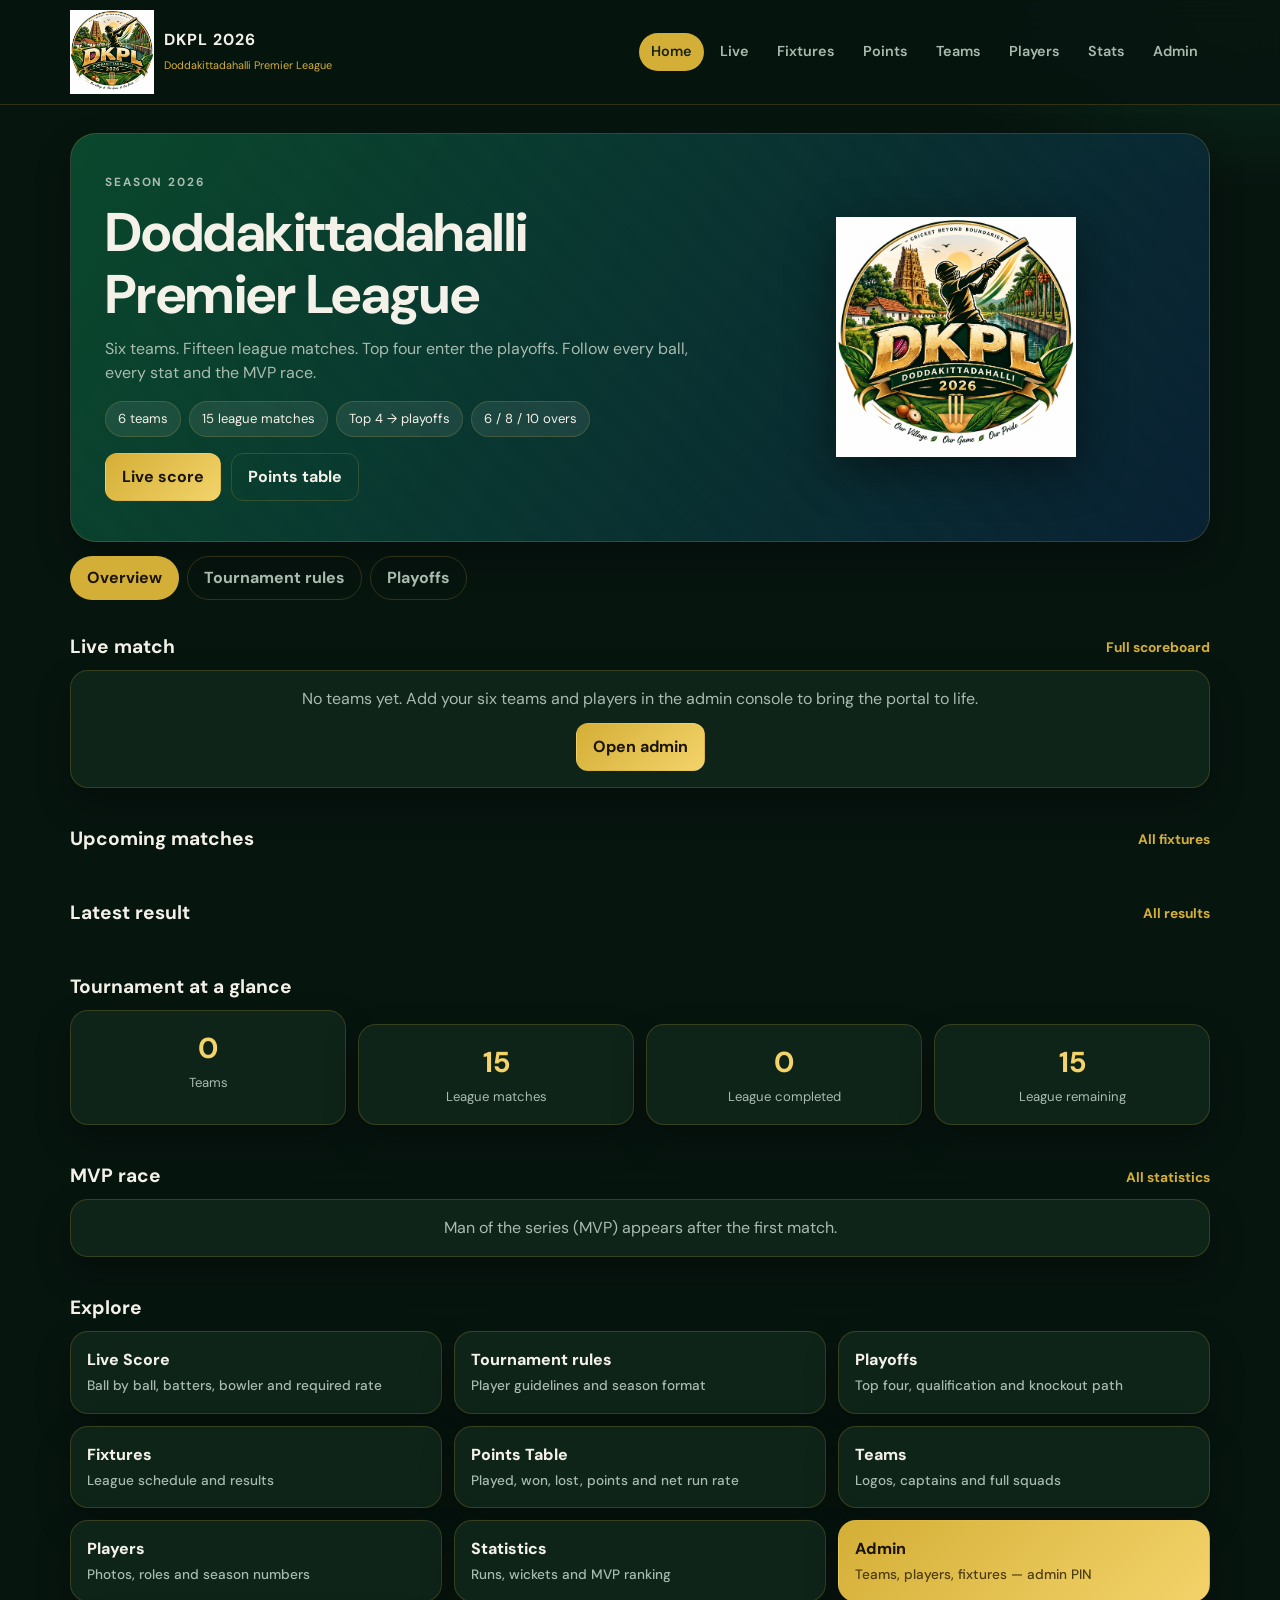
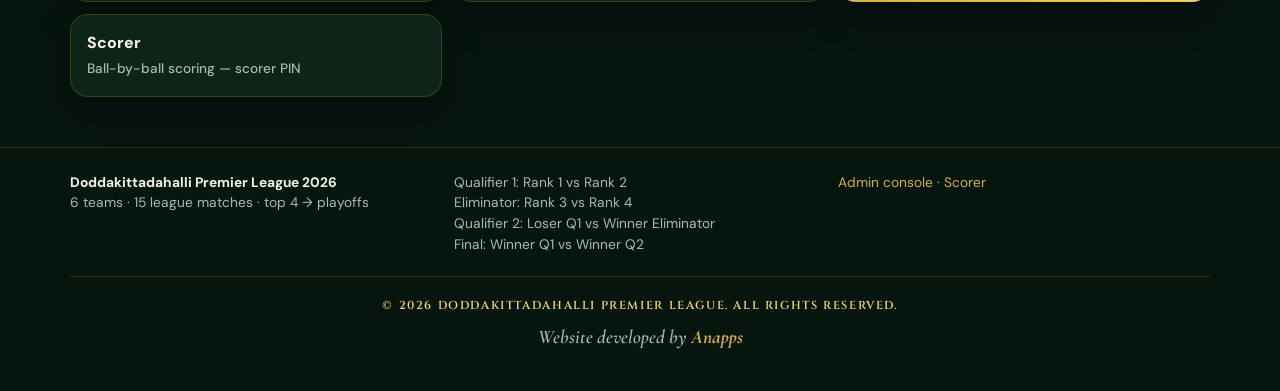
<file: index.html>
<!DOCTYPE html>
<html lang="en">
<head>
  <meta charset="UTF-8">
  <meta http-equiv="Cache-Control" content="no-cache">
  <meta name="viewport" content="width=device-width, initial-scale=1.0">
  <title>DKPL 2026 | Doddakittadahalli Premier League</title>
  <meta name="description" content="Live scores, fixtures, points table, player statistics and MVP rankings for the Doddakittadahalli Premier League 2026.">
  <meta name="theme-color" content="#07150f">
  <link rel="icon" href="images/dkpl-logo.png">
  <link rel="preconnect" href="https://fonts.googleapis.com">
  <link rel="preconnect" href="https://fonts.gstatic.com" crossorigin>
  <link href="https://fonts.googleapis.com/css2?family=DM+Sans:wght@400;500;700;800&display=swap" rel="stylesheet">
  <link rel="stylesheet" href="css/style.css?v=261026a">
</head>
<body>
  <div id="siteHeader"></div>

  <main>
    <section class="hero">
      <div class="wrap">
        <div class="hero-card">
          <div class="hero-text">
            <p class="kicker">Season 2026</p>
            <h1>Doddakittadahalli<br>Premier League</h1>
            <p>Six teams. Fifteen league matches. Top four enter the playoffs. Follow every ball, every stat and the MVP race.</p>
            <div class="meta-row">
              <span class="chip">6 teams</span>
              <span class="chip">15 league matches</span>
              <span class="chip">Top 4 → playoffs</span>
              <span class="chip">6 / 8 / 10 overs</span>
            </div>
            <div class="row-actions">
              <a class="btn btn-primary" href="pages/live.html">Live score</a>
              <a class="btn btn-ghost" href="pages/points.html">Points table</a>
            </div>
          </div>
          <img class="hero-logo" src="images/dkpl-logo.png" alt="DKPL 2026 logo">
        </div>
      </div>
    </section>

    <section class="section section-home-tabs">
      <div class="wrap">
        <div class="home-tabs tabs" role="tablist" aria-label="Home sections">
          <button class="tab active" type="button" role="tab" data-home-tab="overview" aria-selected="true">Overview</button>
          <button class="tab" type="button" role="tab" data-home-tab="rules" aria-selected="false">Tournament rules</button>
          <button class="tab" type="button" role="tab" data-home-tab="playoffs" aria-selected="false">Playoffs</button>
        </div>
      </div>
    </section>

    <div id="homeTabOverview" class="home-tab-panel home-tab-panel-active">

    <section class="section">
      <div class="wrap">
        <div class="section-head">
          <h2>Live match</h2>
          <a href="pages/live.html">Full scoreboard</a>
        </div>
        <div id="liveSlot"></div>
      </div>
    </section>

    <section class="section">
      <div class="wrap">
        <div class="section-head">
          <h2>Upcoming matches</h2>
          <a href="pages/fixtures.html">All fixtures</a>
        </div>
        <div class="grid grid-3" id="upcomingSlot"></div>
      </div>
    </section>

    <section class="section">
      <div class="wrap">
        <div class="section-head">
          <h2>Latest result</h2>
          <a href="pages/fixtures.html">All results</a>
        </div>
        <div id="resultSlot"></div>
      </div>
    </section>

    <section class="section">
      <div class="wrap">
        <div class="section-head">
          <h2>Tournament at a glance</h2>
        </div>
        <div class="stat-grid" id="statsSlot"></div>
      </div>
    </section>

    <section class="section">
      <div class="wrap">
        <div class="section-head">
          <h2>MVP race</h2>
          <a href="pages/stats.html">All statistics</a>
        </div>
        <div id="mvpSlot"></div>
      </div>
    </section>

    <section class="section">
      <div class="wrap">
        <div class="section-head">
          <h2>Explore</h2>
        </div>
        <div class="menu">
          <a class="menu-card" href="pages/live.html">Live Score<span>Ball by ball, batters, bowler and required rate</span></a>
          <a class="menu-card" href="#rules">Tournament rules<span>Player guidelines and season format</span></a>
          <a class="menu-card" href="#playoffs">Playoffs<span>Top four, qualification and knockout path</span></a>
          <a class="menu-card" href="pages/fixtures.html">Fixtures<span>League schedule and results</span></a>
          <a class="menu-card" href="pages/points.html">Points Table<span>Played, won, lost, points and net run rate</span></a>
          <a class="menu-card" href="pages/teams.html">Teams<span>Logos, captains and full squads</span></a>
          <a class="menu-card" href="pages/players.html">Players<span>Photos, roles and season numbers</span></a>
          <a class="menu-card" href="pages/stats.html">Statistics<span>Runs, wickets and MVP ranking</span></a>
          <a class="menu-card admin-card" href="pages/admin.html">Admin<span>Teams, players, fixtures — admin PIN</span></a>
          <a class="menu-card" href="pages/scorer.html">Scorer<span>Ball-by-ball scoring — scorer PIN</span></a>
        </div>
      </div>
    </section>

    </div>

    <div id="homeTabRules" class="home-tab-panel" hidden>
      <section class="section">
        <div class="wrap">
          <div class="section-head">
            <h2>Tournament rules</h2>
          </div>
          <div id="rulesSlot"></div>
        </div>
      </section>
    </div>

    <div id="homeTabPlayoffs" class="home-tab-panel" hidden>
      <section class="section">
        <div class="wrap">
          <div class="section-head">
            <h2>Playoffs &amp; qualification</h2>
            <a href="pages/fixtures.html">Fixtures</a>
          </div>
          <div id="playoffsSlot"></div>
        </div>
      </section>
    </div>

  </main>

  <div id="siteFooter"></div>

  <script src="js/config.js?v=261026a"></script>
  <script src="js/rules-data.js?v=261026a"></script>
  <script src="js/engine.js?v=261026a"></script>
  <script src="js/api.js?v=261026a"></script>
  <script src="js/store.js?v=261026a"></script>
  <script src="js/ui.js?v=261026a"></script>
  <script src="js/scoreboard.js?v=261026a"></script>
  <script src="js/playoffs.js?v=261026a"></script>
  <script src="js/rules.js?v=261026a"></script>
  <script src="js/pages.js?v=261026a"></script>
  <script src="js/home.js?v=261026a"></script>
</body>
</html>
</file>
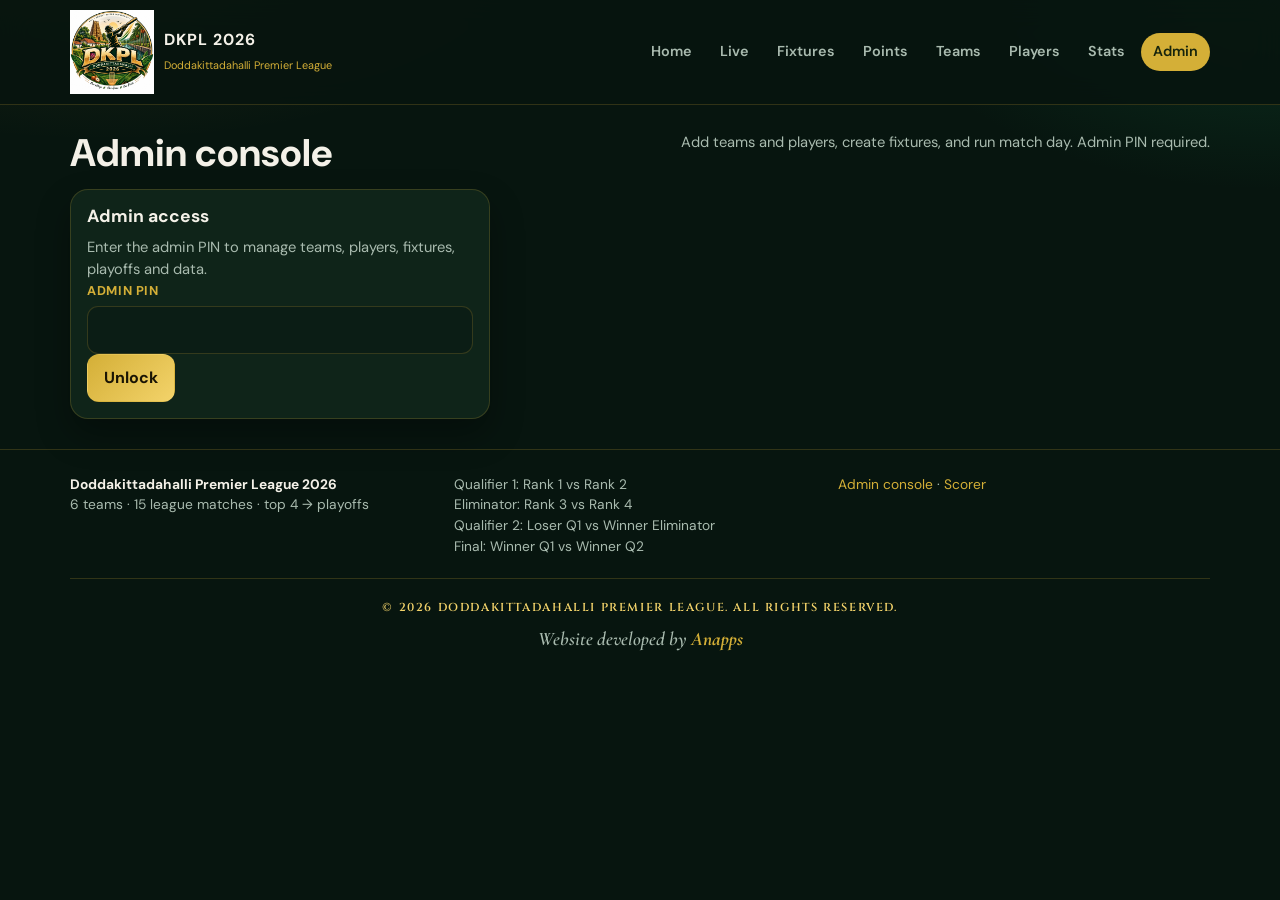
<file: pages/admin.html>
<!DOCTYPE html>
<html lang="en">
<head>
  <meta charset="UTF-8">
  <meta http-equiv="Cache-Control" content="no-cache">
  <meta name="viewport" content="width=device-width, initial-scale=1.0">
  <title>Admin | DKPL 2026</title>
  <meta name="theme-color" content="#07150f">
  <link rel="icon" href="../images/dkpl-logo.png">
  <link href="https://fonts.googleapis.com/css2?family=DM+Sans:wght@400;500;700;800&display=swap" rel="stylesheet">
  <link rel="stylesheet" href="../css/style.css?v=261026a">
</head>
<body>
  <div id="siteHeader"></div>
  <main class="wrap">
    <div class="page-title">
      <h1>Admin console</h1>
      <p class="muted">Add teams and players, create fixtures, and run match day. Admin PIN required.</p>
    </div>
    <div id="app">
      <form class="card lock-card" id="pinForm">
        <h2>Admin access</h2>
        <p class="muted">Enter the admin PIN to manage teams, players, fixtures, playoffs and data.</p>
        <div class="field"><label for="pin">Admin PIN</label>
        <input id="pin" type="password" inputmode="numeric" autocomplete="off" required></div>
        <button class="btn btn-primary" type="submit" id="pinSubmit">Unlock</button>
        <p class="notice" id="pinError" hidden>Incorrect PIN.</p>
      </form>
    </div>
  </main>
  <div id="siteFooter"></div>

  <script src="../js/config.js?v=261026a"></script>
  <script src="../js/engine.js?v=261026a"></script>
  <script src="../js/api.js?v=261026a"></script>
  <script src="../js/store.js?v=261026a"></script>
  <script src="../js/ui.js?v=261026a"></script>
  <script src="../js/scoreboard.js?v=261026a"></script>
  <script src="../js/playoffs.js?v=261026a"></script>
  <script src="../js/admin.js?v=261026a"></script>
  <script>
    (function () {
      var form = document.getElementById("pinForm");
      if (!form || form.getAttribute("data-bound") === "yes") return;
      form.setAttribute("data-bound", "yes");
      form.addEventListener("submit", function (e) {
        e.preventDefault();
        var pin = document.getElementById("pin").value.trim();
        var err = document.getElementById("pinError");
        var btn = document.getElementById("pinSubmit");
        var api = window.DKPL && window.DKPL.api;
        err.hidden = true;
        if (!api || !api.enabled()) {
          err.textContent = "Login is not ready. Confirm config.js loaded, then refresh.";
          err.hidden = false;
          return;
        }
        btn.disabled = true;
        api.auth("admin", pin).then(function (result) {
          if (result && result.ok && result.token) {
            api.setSession(result.token, result.role);
            location.reload();
            return;
          }
          err.textContent = "Incorrect PIN.";
          err.hidden = false;
        }).catch(function () {
          err.textContent = "Could not verify PIN. Redeploy Apps Script after adding Script properties.";
          err.hidden = false;
        }).finally(function () {
          btn.disabled = false;
        });
      });
    })();
  </script>
</body>
</html>
</file>
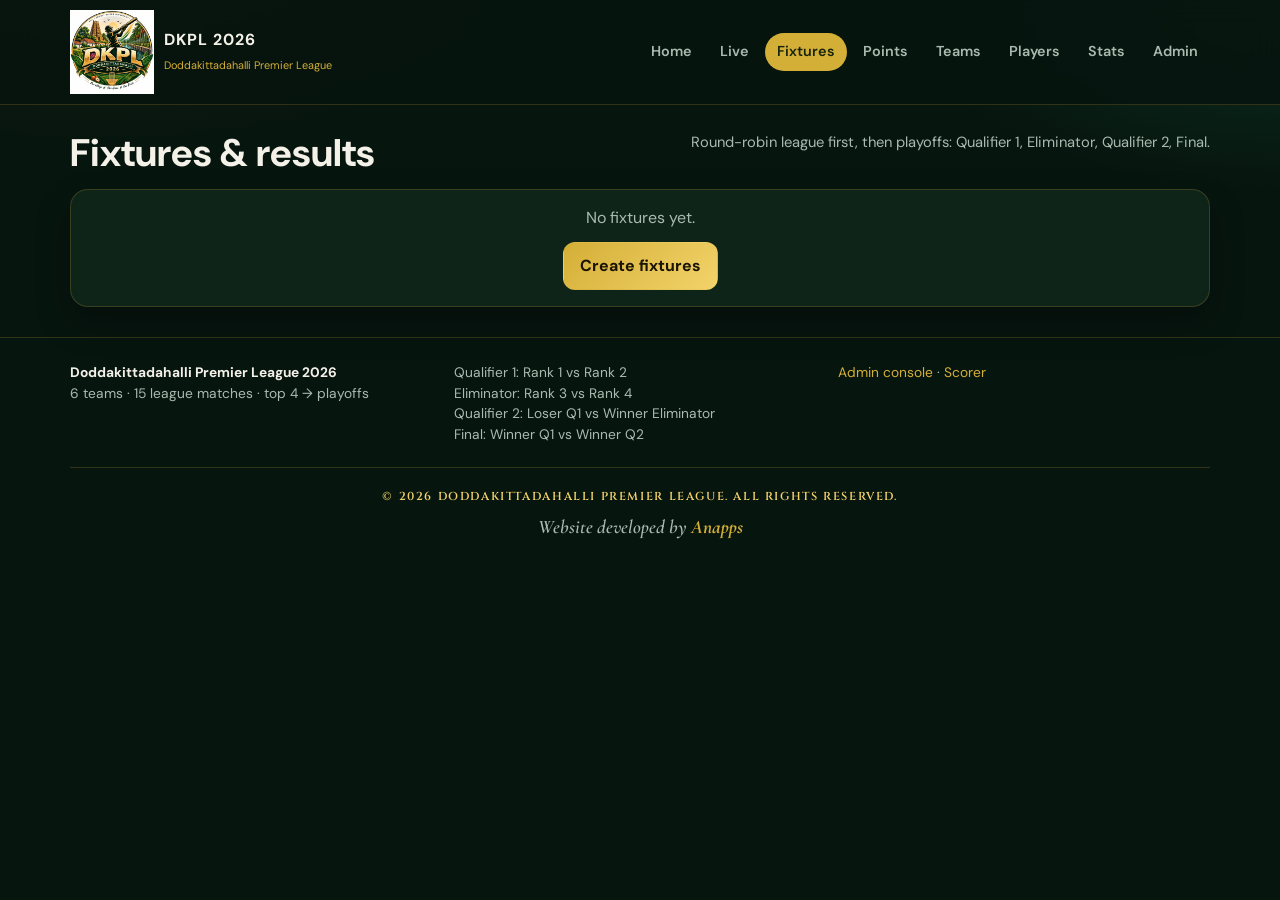
<file: pages/fixtures.html>
<!DOCTYPE html>
<html lang="en">
<head>
  <meta charset="UTF-8">
  <meta http-equiv="Cache-Control" content="no-cache">
  <meta name="viewport" content="width=device-width, initial-scale=1.0">
  <title>Fixtures | DKPL 2026</title>
  <meta name="theme-color" content="#07150f">
  <link rel="icon" href="../images/dkpl-logo.png">
  <link href="https://fonts.googleapis.com/css2?family=DM+Sans:wght@400;500;700;800&display=swap" rel="stylesheet">
  <link rel="stylesheet" href="../css/style.css?v=261026a">
</head>
<body>
  <div id="siteHeader"></div>
  <main class="wrap">
    <div class="page-title">
      <h1>Fixtures &amp; results</h1>
      <p class="muted">Round-robin league first, then playoffs: Qualifier 1, Eliminator, Qualifier 2, Final.</p>
    </div>
    <div id="app"></div>
  </main>
  <div id="siteFooter"></div>

  <script src="../js/config.js?v=261026a"></script>
  <script src="../js/engine.js?v=261026a"></script>
  <script src="../js/api.js?v=261026a"></script>
  <script src="../js/store.js?v=261026a"></script>
  <script src="../js/ui.js?v=261026a"></script>
  <script src="../js/scoreboard.js?v=261026a"></script>
  <script src="../js/playoffs.js?v=261026a"></script>
  <script src="../js/pages.js?v=261026a"></script>
  <script>
    document.addEventListener("DOMContentLoaded", function () { DKPL.start("fixtures"); });
  </script>
</body>
</html>
</file>
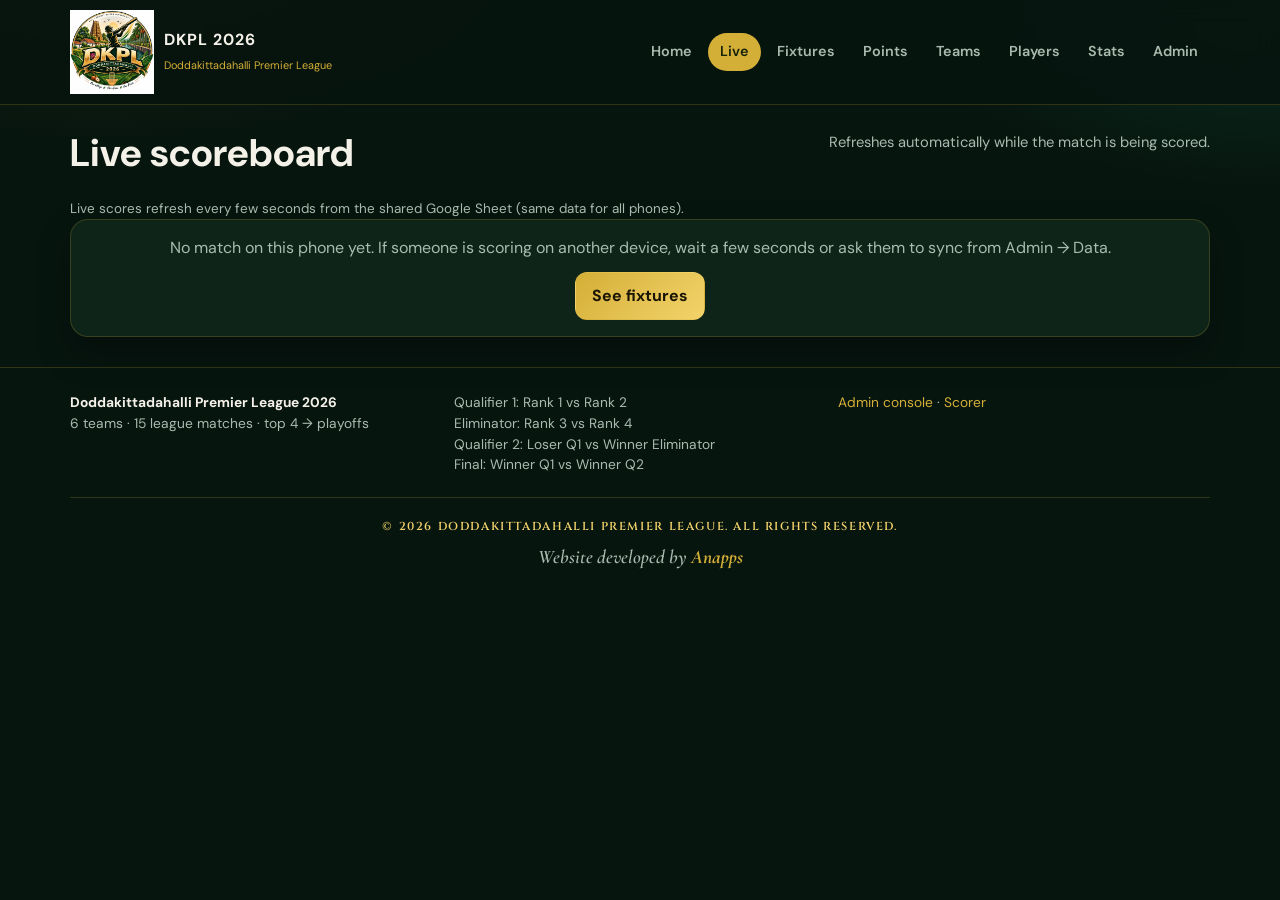
<file: pages/live.html>
<!DOCTYPE html>
<html lang="en">
<head>
  <meta charset="UTF-8">
  <meta http-equiv="Cache-Control" content="no-cache">
  <meta name="viewport" content="width=device-width, initial-scale=1.0">
  <title>Live Score | DKPL 2026</title>
  <meta name="theme-color" content="#07150f">
  <link rel="icon" href="../images/dkpl-logo.png">
  <link href="https://fonts.googleapis.com/css2?family=DM+Sans:wght@400;500;700;800&display=swap" rel="stylesheet">
  <link rel="stylesheet" href="../css/style.css?v=261026a">
</head>
<body>
  <div id="siteHeader"></div>
  <main class="wrap">
    <div class="page-title">
      <h1>Live scoreboard</h1>
      <p class="muted">Refreshes automatically while the match is being scored.</p>
    </div>
    <div id="app"></div>
  </main>
  <div id="siteFooter"></div>

  <script src="../js/config.js?v=261026a"></script>
  <script src="../js/engine.js?v=261026a"></script>
  <script src="../js/api.js?v=261026a"></script>
  <script src="../js/store.js?v=261026a"></script>
  <script src="../js/ui.js?v=261026a"></script>
  <script src="../js/scoreboard.js?v=261026a"></script>
  <script src="../js/pages.js?v=261026a"></script>
  <script>
    document.addEventListener("DOMContentLoaded", function () { DKPL.start("live"); });
  </script>
</body>
</html>
</file>
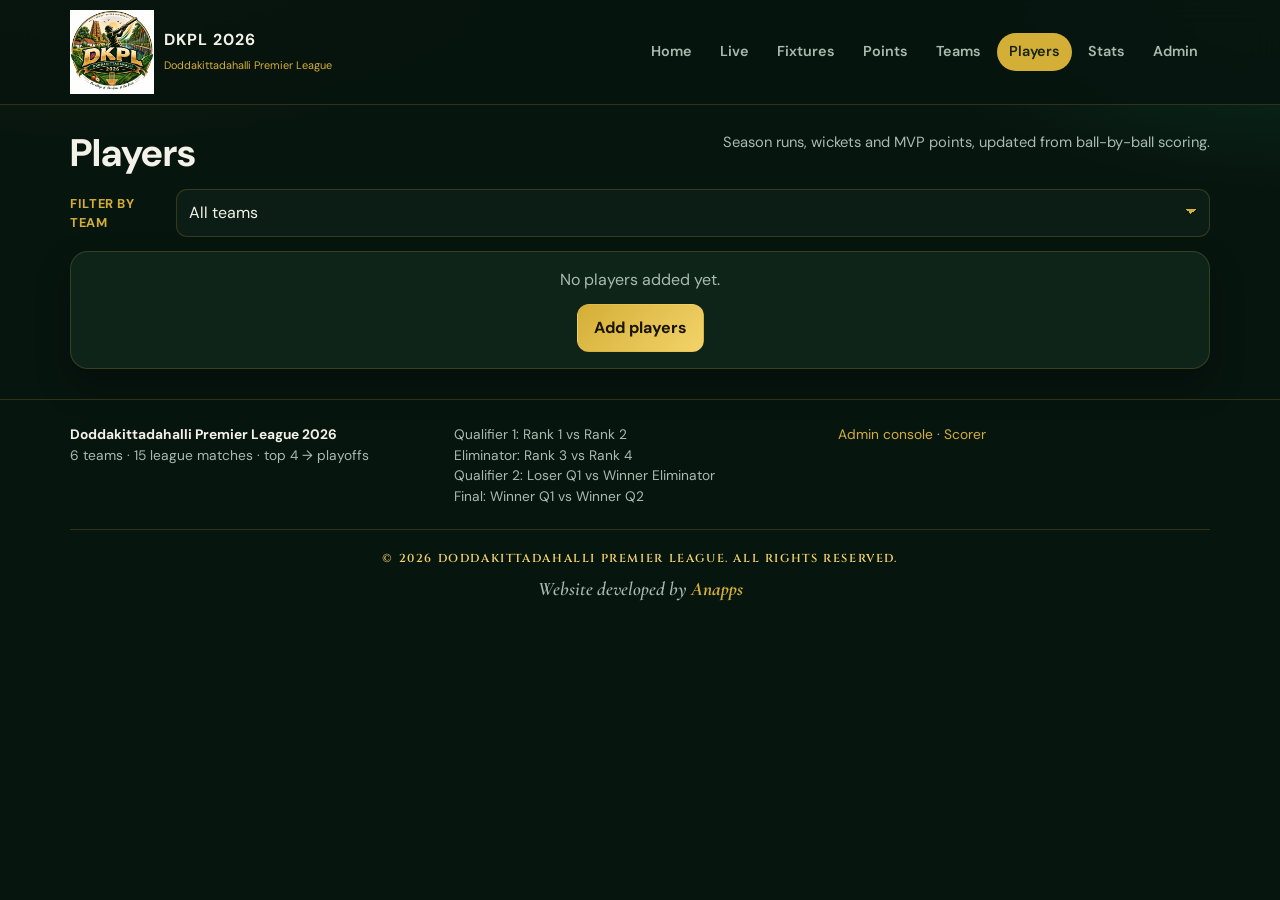
<file: pages/players.html>
<!DOCTYPE html>
<html lang="en">
<head>
  <meta charset="UTF-8">
  <meta http-equiv="Cache-Control" content="no-cache">
  <meta name="viewport" content="width=device-width, initial-scale=1.0">
  <title>Players | DKPL 2026</title>
  <meta name="theme-color" content="#07150f">
  <link rel="icon" href="../images/dkpl-logo.png">
  <link href="https://fonts.googleapis.com/css2?family=DM+Sans:wght@400;500;700;800&display=swap" rel="stylesheet">
  <link rel="stylesheet" href="../css/style.css?v=261026a">
</head>
<body>
  <div id="siteHeader"></div>
  <main class="wrap">
    <div class="page-title">
      <h1>Players</h1>
      <p class="muted">Season runs, wickets and MVP points, updated from ball-by-ball scoring.</p>
    </div>
    <div class="filter-bar">
      <label for="teamFilter">Filter by team</label>
      <select id="teamFilter"></select>
    </div>
    <div id="app"></div>
  </main>
  <div id="siteFooter"></div>

  <script src="../js/config.js?v=261026a"></script>
  <script src="../js/engine.js?v=261026a"></script>
  <script src="../js/api.js?v=261026a"></script>
  <script src="../js/store.js?v=261026a"></script>
  <script src="../js/ui.js?v=261026a"></script>
  <script src="../js/scoreboard.js?v=261026a"></script>
  <script src="../js/pages.js?v=261026a"></script>
  <script>
    document.addEventListener("DOMContentLoaded", function () { DKPL.start("players"); });
  </script>
</body>
</html>
</file>
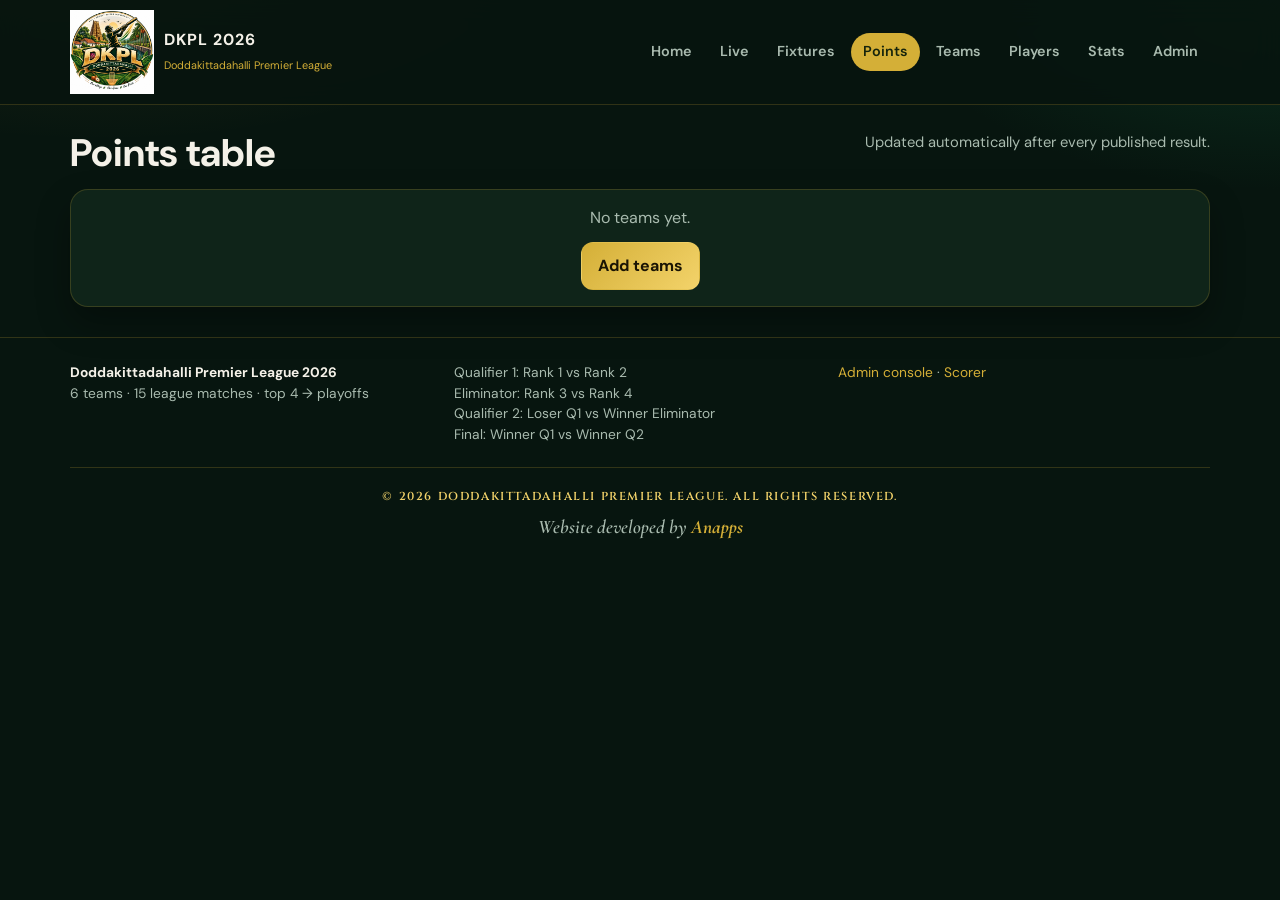
<file: pages/points.html>
<!DOCTYPE html>
<html lang="en">
<head>
  <meta charset="UTF-8">
  <meta http-equiv="Cache-Control" content="no-cache">
  <meta name="viewport" content="width=device-width, initial-scale=1.0">
  <title>Points Table | DKPL 2026</title>
  <meta name="theme-color" content="#07150f">
  <link rel="icon" href="../images/dkpl-logo.png">
  <link href="https://fonts.googleapis.com/css2?family=DM+Sans:wght@400;500;700;800&display=swap" rel="stylesheet">
  <link rel="stylesheet" href="../css/style.css?v=261026a">
</head>
<body>
  <div id="siteHeader"></div>
  <main class="wrap">
    <div class="page-title">
      <h1>Points table</h1>
      <p class="muted">Updated automatically after every published result.</p>
    </div>
    <div id="app"></div>
  </main>
  <div id="siteFooter"></div>

  <script src="../js/config.js?v=261026a"></script>
  <script src="../js/engine.js?v=261026a"></script>
  <script src="../js/api.js?v=261026a"></script>
  <script src="../js/store.js?v=261026a"></script>
  <script src="../js/ui.js?v=261026a"></script>
  <script src="../js/scoreboard.js?v=261026a"></script>
  <script src="../js/pages.js?v=261026a"></script>
  <script>
    document.addEventListener("DOMContentLoaded", function () { DKPL.start("points"); });
  </script>
</body>
</html>
</file>
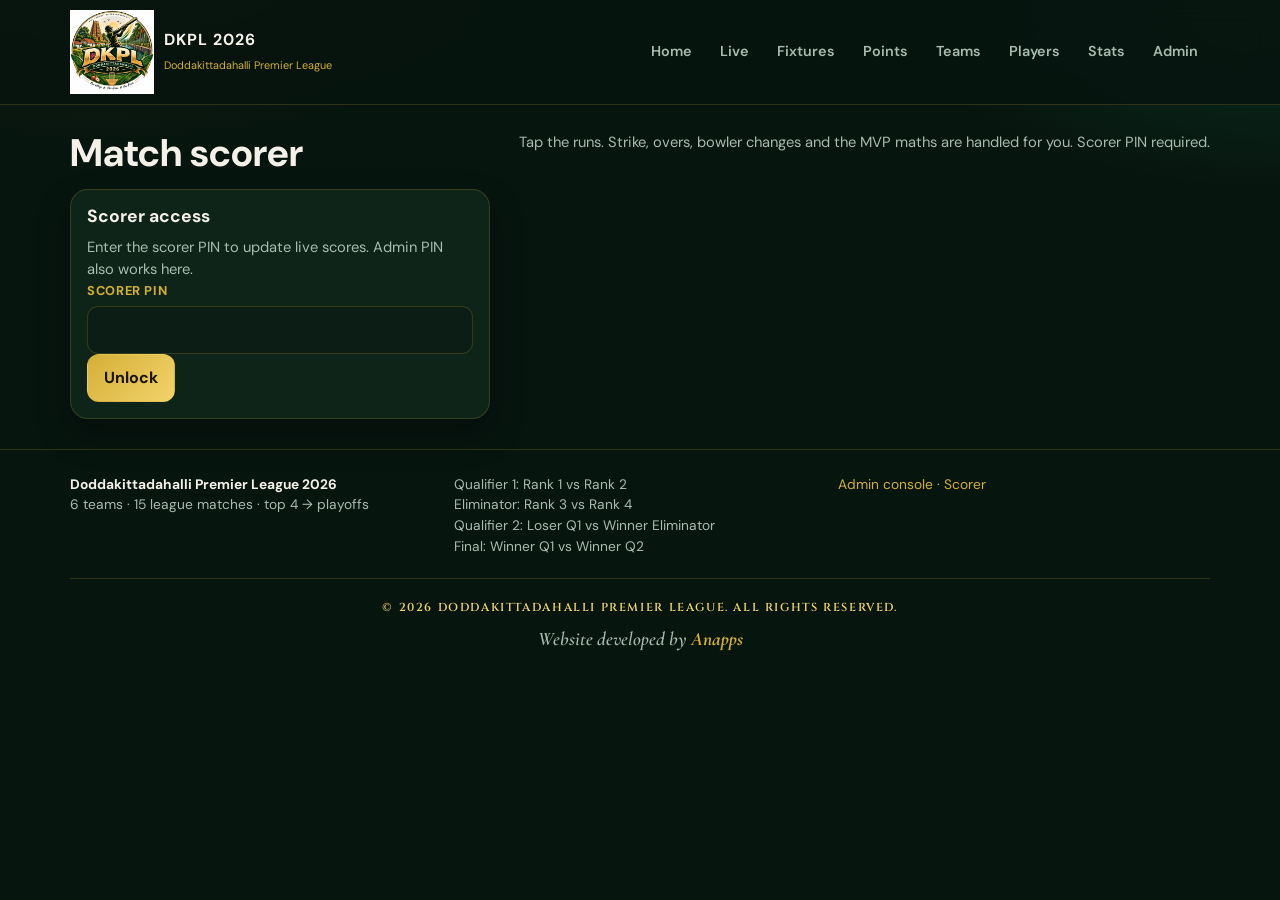
<file: pages/scorer.html>
<!DOCTYPE html>
<html lang="en">
<head>
  <meta charset="UTF-8">
  <meta http-equiv="Cache-Control" content="no-cache">
  <meta name="viewport" content="width=device-width, initial-scale=1.0">
  <title>Scorer | DKPL 2026</title>
  <meta name="theme-color" content="#07150f">
  <link rel="icon" href="../images/dkpl-logo.png">
  <link href="https://fonts.googleapis.com/css2?family=DM+Sans:wght@400;500;700;800&display=swap" rel="stylesheet">
  <link rel="stylesheet" href="../css/style.css?v=261026a">
</head>
<body>
  <div id="siteHeader"></div>
  <main class="wrap">
    <div class="page-title">
      <h1>Match scorer</h1>
      <p class="muted">Tap the runs. Strike, overs, bowler changes and the MVP maths are handled for you. Scorer PIN required.</p>
    </div>
    <div id="app">
      <form class="card lock-card" id="pinForm">
        <h2>Scorer access</h2>
        <p class="muted">Enter the scorer PIN to update live scores. Admin PIN also works here.</p>
        <div class="field"><label for="pin">Scorer PIN</label>
        <input id="pin" type="password" inputmode="numeric" autocomplete="off" required></div>
        <button class="btn btn-primary" type="submit" id="pinSubmit">Unlock</button>
        <p class="notice" id="pinError" hidden>Incorrect PIN.</p>
      </form>
    </div>
  </main>
  <div id="siteFooter"></div>

  <script src="../js/config.js?v=261026a"></script>
  <script src="../js/engine.js?v=261026a"></script>
  <script src="../js/api.js?v=261026a"></script>
  <script src="../js/store.js?v=261026a"></script>
  <script src="../js/ui.js?v=261026a"></script>
  <script src="../js/scoreboard.js?v=261026a"></script>
  <script src="../js/scorer.js?v=261026a"></script>
  <script>
    (function () {
      var form = document.getElementById("pinForm");
      if (!form || form.getAttribute("data-bound") === "yes") return;
      form.setAttribute("data-bound", "yes");
      form.addEventListener("submit", function (e) {
        e.preventDefault();
        var pin = document.getElementById("pin").value.trim();
        var err = document.getElementById("pinError");
        var btn = document.getElementById("pinSubmit");
        var api = window.DKPL && window.DKPL.api;
        err.hidden = true;
        if (!api || !api.enabled()) {
          err.textContent = "Login is not ready. Confirm config.js loaded, then refresh.";
          err.hidden = false;
          return;
        }
        btn.disabled = true;
        api.auth("scorer", pin).then(function (result) {
          if (result && result.ok && result.token) {
            api.setSession(result.token, result.role);
            location.reload();
            return;
          }
          err.textContent = "Incorrect PIN.";
          err.hidden = false;
        }).catch(function () {
          err.textContent = "Could not verify PIN. Redeploy Apps Script after adding Script properties.";
          err.hidden = false;
        }).finally(function () {
          btn.disabled = false;
        });
      });
    })();
  </script>
</body>
</html>
</file>
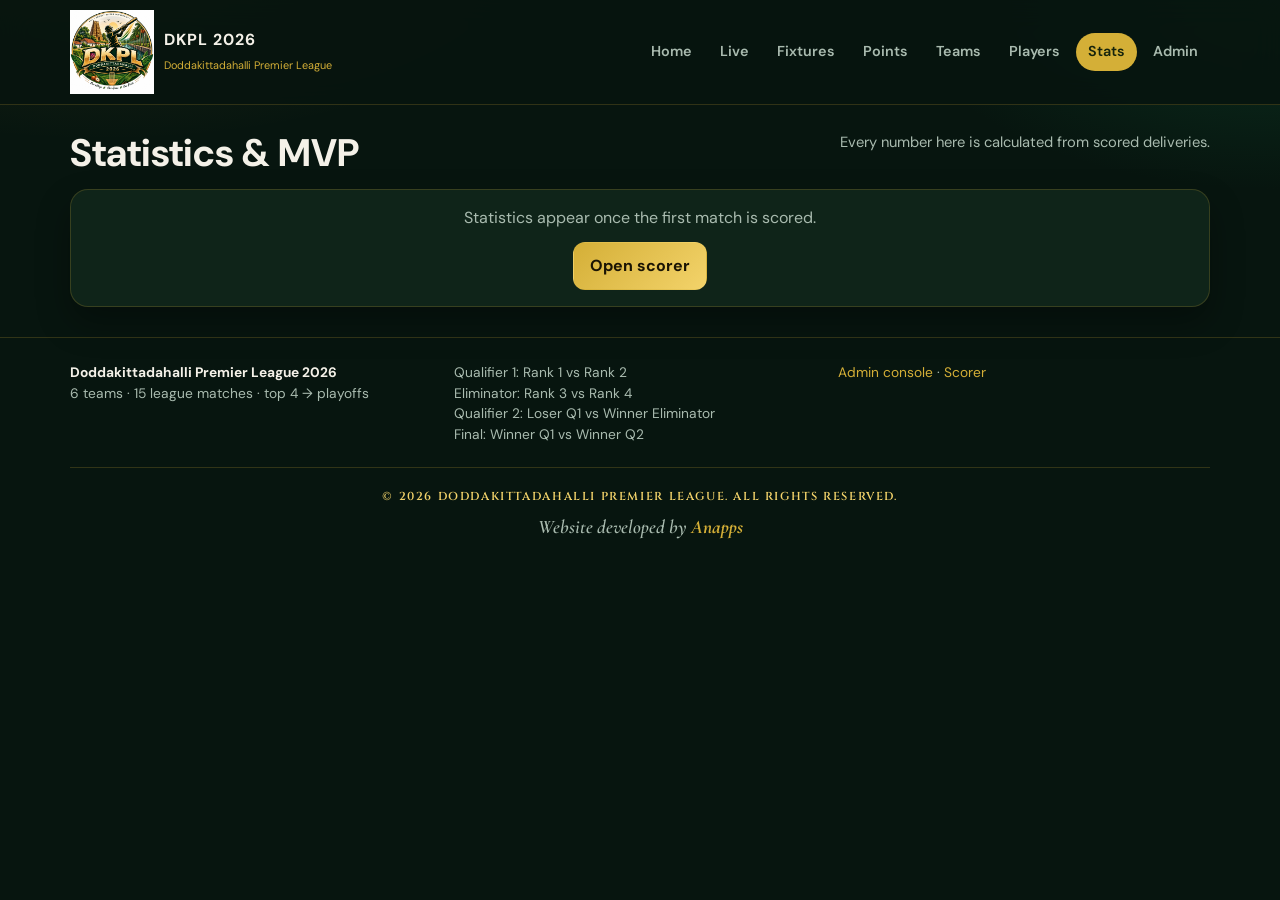
<file: pages/stats.html>
<!DOCTYPE html>
<html lang="en">
<head>
  <meta charset="UTF-8">
  <meta http-equiv="Cache-Control" content="no-cache">
  <meta name="viewport" content="width=device-width, initial-scale=1.0">
  <title>Statistics | DKPL 2026</title>
  <meta name="theme-color" content="#07150f">
  <link rel="icon" href="../images/dkpl-logo.png">
  <link href="https://fonts.googleapis.com/css2?family=DM+Sans:wght@400;500;700;800&display=swap" rel="stylesheet">
  <link rel="stylesheet" href="../css/style.css?v=261026a">
</head>
<body>
  <div id="siteHeader"></div>
  <main class="wrap">
    <div class="page-title">
      <h1>Statistics &amp; MVP</h1>
      <p class="muted">Every number here is calculated from scored deliveries.</p>
    </div>
    <div id="app"></div>
  </main>
  <div id="siteFooter"></div>

  <script src="../js/config.js?v=261026a"></script>
  <script src="../js/engine.js?v=261026a"></script>
  <script src="../js/api.js?v=261026a"></script>
  <script src="../js/store.js?v=261026a"></script>
  <script src="../js/ui.js?v=261026a"></script>
  <script src="../js/scoreboard.js?v=261026a"></script>
  <script src="../js/pages.js?v=261026a"></script>
  <script>
    document.addEventListener("DOMContentLoaded", function () { DKPL.start("stats"); });
  </script>
</body>
</html>
</file>
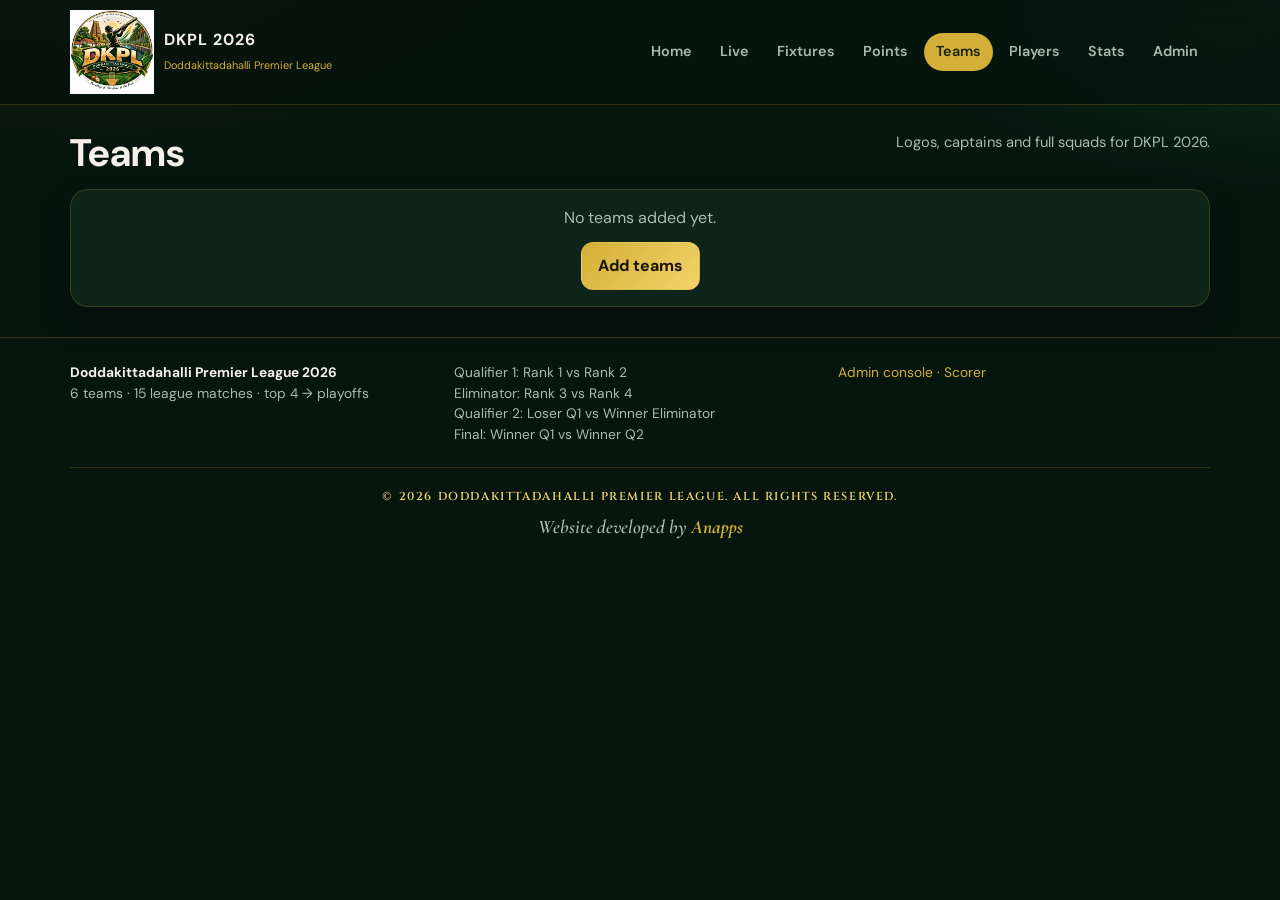
<file: pages/teams.html>
<!DOCTYPE html>
<html lang="en">
<head>
  <meta charset="UTF-8">
  <meta http-equiv="Cache-Control" content="no-cache">
  <meta name="viewport" content="width=device-width, initial-scale=1.0">
  <title>Teams | DKPL 2026</title>
  <meta name="theme-color" content="#07150f">
  <link rel="icon" href="../images/dkpl-logo.png">
  <link href="https://fonts.googleapis.com/css2?family=DM+Sans:wght@400;500;700;800&display=swap" rel="stylesheet">
  <link rel="stylesheet" href="../css/style.css?v=261026a">
</head>
<body>
  <div id="siteHeader"></div>
  <main class="wrap">
    <div class="page-title">
      <h1>Teams</h1>
      <p class="muted">Logos, captains and full squads for DKPL 2026.</p>
    </div>
    <div id="app"></div>
  </main>
  <div id="siteFooter"></div>

  <script src="../js/config.js?v=261026a"></script>
  <script src="../js/engine.js?v=261026a"></script>
  <script src="../js/api.js?v=261026a"></script>
  <script src="../js/store.js?v=261026a"></script>
  <script src="../js/ui.js?v=261026a"></script>
  <script src="../js/scoreboard.js?v=261026a"></script>
  <script src="../js/pages.js?v=261026a"></script>
  <script>
    document.addEventListener("DOMContentLoaded", function () { DKPL.start("teams"); });
  </script>
</body>
</html>
</file>
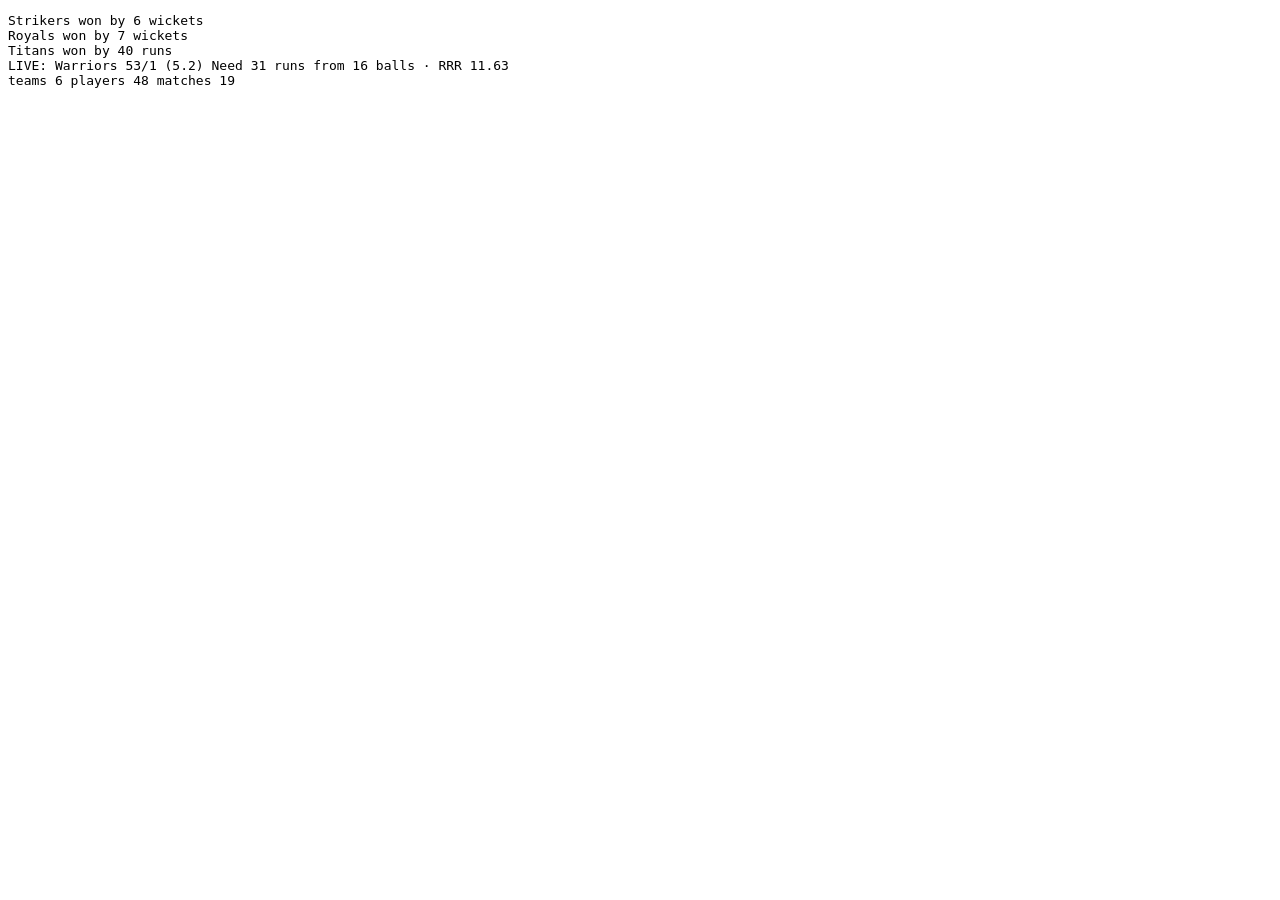
<file: tools/seed.html>
<!DOCTYPE html>
<html lang="en">
<head><meta charset="UTF-8"><title>DKPL seed</title></head>
<body>
<pre id="out">seeding…</pre>
<script src="../js/config.js"></script>
<script src="../js/engine.js"></script>
<script src="../js/api.js"></script>
<script src="../js/store.js"></script>
<script src="../js/ui.js"></script>
<script src="../js/scoreboard.js"></script>
<script>
(function () {
  const S = DKPL.store;
  const E = DKPL.engine;
  let seedValue = 7;
  function rnd(max) {
    seedValue = (seedValue * 1103515245 + 12345) % 2147483648;
    return Math.floor(seedValue / 65536) % max;
  }
  const OUTCOMES = [0, 1, 1, 2, 0, 4, 1, 0, 6, 2, 1, 0, 4, 1, "W", 0, 1, 3, "WD", 1, 6, 0, 2, "NB"];

  S.seedSample();
  const teams = S.teams();

  function playInnings(match, inn, stopAfterBalls) {
    const batting = S.squad(inn.battingTeamId);
    const bowling = S.squad(inn.bowlingTeamId);
    inn.openers = { strikerId: batting[0].id, nonStrikerId: batting[1].id };
    let next = 2;
    let guard = 0;

    while (guard++ < 200) {
      let state = E.computeInnings(inn, match.overs, S.maxWickets(inn.battingTeamId));
      if (state.complete) break;
      if (stopAfterBalls && state.balls >= stopAfterBalls) break;
      if (state.needsBowler) {
        const over = Math.floor(state.balls / 6);
        let pick = bowling[(over * 3 + 1) % bowling.length];
        if (pick.id === state.previousBowlerId) pick = bowling[(over * 3 + 2) % bowling.length];
        inn.overBowlers.push(pick.id);
        continue;
      }
      const outcome = OUTCOMES[rnd(OUTCOMES.length)];
      if (outcome === "W") {
        const newBatsman = next < batting.length ? batting[next++].id : "";
        inn.deliveries.push({
          runs: 0,
          extra: null,
          wicket: { type: rnd(2) ? "Bowled" : "Caught", outBatsmanId: state.strikerId, fielderId: bowling[rnd(bowling.length)].id, newBatsmanId: newBatsman }
        });
      } else if (outcome === "WD" || outcome === "NB") {
        inn.deliveries.push({ runs: 0, extra: outcome, wicket: null });
      } else {
        inn.deliveries.push({ runs: outcome, extra: null, wicket: null });
      }
    }
  }

  function playMatch(teamA, teamB, overs, stopAfterBalls) {
    let match = S.saveMatch({
      stage: "League",
      teamA: teamA.id,
      teamB: teamB.id,
      overs: overs,
      venue: "Doddakittadahalli Ground",
      date: "Today",
      toss: { winnerId: teamA.id, decision: "bat" },
      status: "Live",
      innings: [E.newInnings(teamA.id, teamB.id, null)],
      result: null
    });

    playInnings(match, match.innings[0]);
    const first = E.computeInnings(match.innings[0], overs, S.maxWickets(teamA.id));
    match.innings.push(E.newInnings(teamB.id, teamA.id, first.runs + 1));
    playInnings(match, match.innings[1], stopAfterBalls);

    if (!stopAfterBalls) {
      match.result = E.resultText(match, S.teamName, overs, S.maxWickets(teamB.id));
      match.playerOfMatch = E.matchMvp(match, overs, 10)[0].playerId;
      match.status = "Completed";
    }
    S.saveMatch(match);
    return match;
  }

  const done1 = playMatch(teams[4], teams[2], 8, 0);
  const done2 = playMatch(teams[1], teams[3], 8, 0);
  const done3 = playMatch(teams[0], teams[5], 8, 0);
  const live = playMatch(teams[0], teams[1], 8, 32);

  const s = S.inningsState(live, 1);
  document.getElementById("out").textContent =
    [done1, done2, done3].map(function (m) { return m.result.text; }).join("\n") +
    "\nLIVE: " + S.teamName(live.innings[1].battingTeamId) + " " + s.runs + "/" + s.wickets +
    " (" + s.oversText + ") " + DKPL.board.situation(live) +
    "\nteams " + S.teams().length + " players " + S.players().length + " matches " + S.matches().length;
})();
</script>
</body>
</html>
</file>
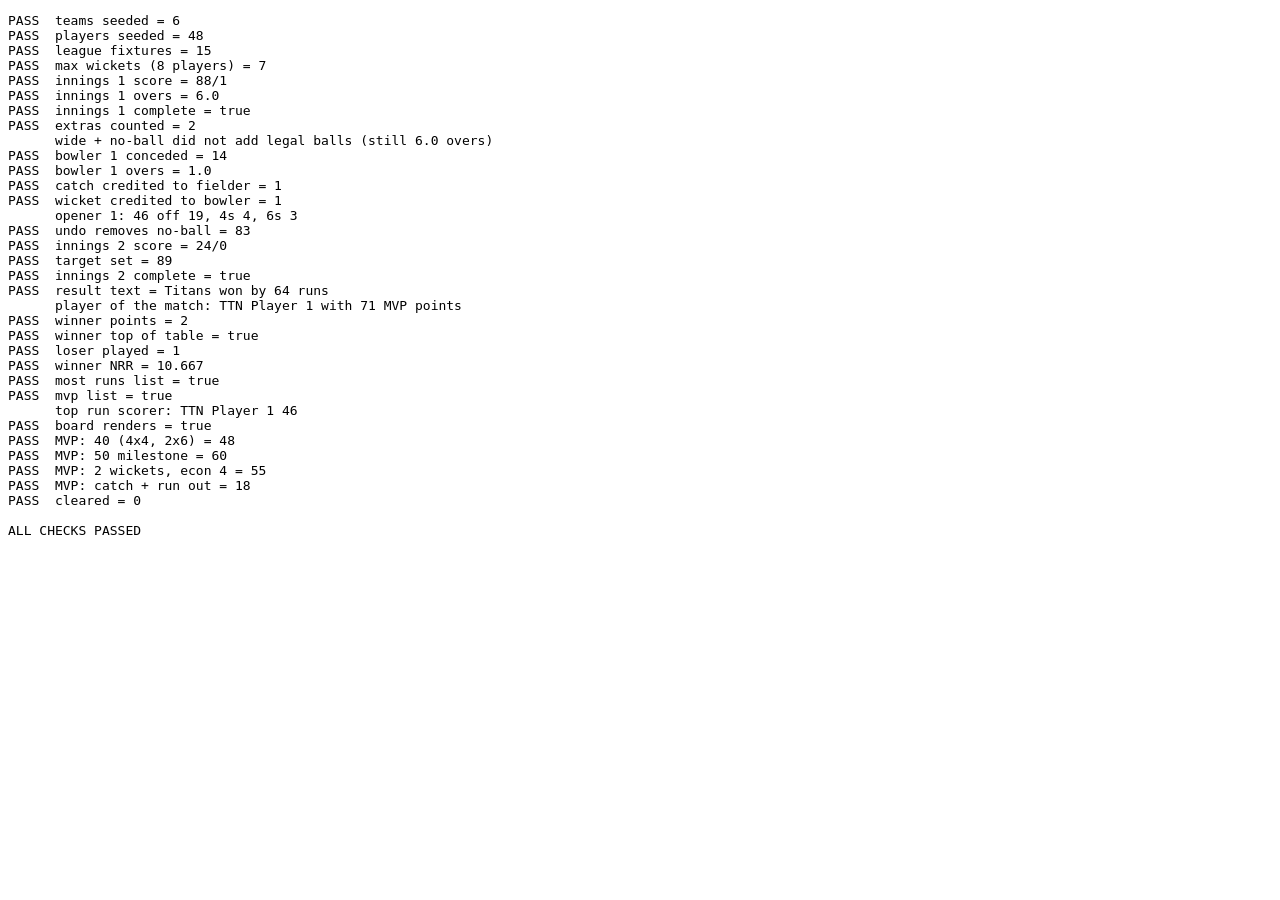
<file: tools/selftest.html>
<!DOCTYPE html>
<html lang="en">
<head>
  <meta charset="UTF-8">
  <title>DKPL self test</title>
</head>
<body>
<pre id="out">running…</pre>
<script src="../js/config.js"></script>
<script src="../js/engine.js"></script>
<script src="../js/api.js"></script>
<script src="../js/store.js"></script>
<script src="../js/ui.js"></script>
<script src="../js/scoreboard.js"></script>
<script>
(function () {
  const lines = [];
  let failures = 0;

  function check(name, actual, expected) {
    const ok = String(actual) === String(expected);
    if (!ok) failures++;
    lines.push((ok ? "PASS  " : "FAIL  ") + name + " = " + actual + (ok ? "" : " (expected " + expected + ")"));
  }

  function note(text) {
    lines.push("      " + text);
  }

  try {
    const S = DKPL.store;
    const E = DKPL.engine;

    S.seedSample();
    check("teams seeded", S.teams().length, 6);
    check("players seeded", S.players().length, 48);
    check("league fixtures", S.matches().length, 15);

    const teams = S.teams();
    const a = teams[0];
    const b = teams[1];
    const squadA = S.squad(a.id);
    const squadB = S.squad(b.id);
    check("max wickets (8 players)", S.maxWickets(a.id), 7);

    let match = S.saveMatch({
      stage: "League",
      teamA: a.id,
      teamB: b.id,
      overs: 6,
      venue: "Test",
      date: "",
      toss: { winnerId: a.id, decision: "bat" },
      status: "Live",
      innings: [E.newInnings(a.id, b.id, null)],
      result: null
    });

    // Innings 1: 14 runs per over, one wicket in the third over.
    const inn1 = match.innings[0];
    inn1.openers = { strikerId: squadA[0].id, nonStrikerId: squadA[1].id };
    let nextBatter = 2;
    for (let over = 0; over < 6; over++) {
      inn1.overBowlers.push(squadB[over % squadB.length].id);
      const pattern = [1, 0, 4, 2, 6, 1];
      for (let ball = 0; ball < 6; ball++) {
        if (over === 2 && ball === 3) {
          const state = E.computeInnings(inn1, 6, 7);
          inn1.deliveries.push({
            runs: 0,
            extra: null,
            wicket: { type: "Caught", outBatsmanId: state.strikerId, fielderId: squadB[3].id, newBatsmanId: squadA[nextBatter++].id }
          });
        } else {
          inn1.deliveries.push({ runs: pattern[ball], extra: null, wicket: null });
        }
      }
    }
    // One wide and one no-ball with 4 off the bat, added to the last over.
    inn1.deliveries.push({ runs: 0, extra: "WD", wicket: null });
    inn1.deliveries.push({ runs: 4, extra: "NB", wicket: null });

    let s1 = E.computeInnings(inn1, 6, 7);
    // 6 overs x (1+0+4+2+6+1) = 84, minus the 2 runs replaced by the wicket ball, plus 1 wide + 5 no-ball.
    check("innings 1 score", s1.runs + "/" + s1.wickets, "88/1");
    check("innings 1 overs", s1.oversText, "6.0");
    check("innings 1 complete", s1.complete, true);
    check("extras counted", s1.extras.total, 2);
    note("wide + no-ball did not add legal balls (still 6.0 overs)");

    const bowlerFirstOver = inn1.overBowlers[0];
    check("bowler 1 conceded", s1.bowl[bowlerFirstOver].runs, 14);
    check("bowler 1 overs", E.oversText(s1.bowl[bowlerFirstOver].balls), "1.0");
    check("catch credited to fielder", s1.field[squadB[3].id].catches, 1);
    check("wicket credited to bowler", s1.bowl[inn1.overBowlers[2]].wickets, 1);

    // Strike rotation: opener 1 faced ball 1 (single) then swapped.
    const opener1 = s1.bat[squadA[0].id];
    note("opener 1: " + opener1.runs + " off " + opener1.balls + ", 4s " + opener1.fours + ", 6s " + opener1.sixes);

    // Undo the no-ball and confirm the score drops.
    inn1.deliveries.pop();
    check("undo removes no-ball", E.computeInnings(inn1, 6, 7).runs, 83);
    inn1.deliveries.push({ runs: 4, extra: "NB", wicket: null });

    // Innings 2: chase 89, scoring 4 an over.
    match.innings.push(E.newInnings(b.id, a.id, s1.runs + 1));
    const inn2 = match.innings[1];
    inn2.openers = { strikerId: squadB[0].id, nonStrikerId: squadB[1].id };
    for (let over = 0; over < 6; over++) {
      inn2.overBowlers.push(squadA[over % squadA.length].id);
      [0, 1, 0, 1, 0, 2].forEach(function (r) {
        inn2.deliveries.push({ runs: r, extra: null, wicket: null });
      });
    }
    S.saveMatch(match);

    const s2 = E.computeInnings(inn2, 6, 7);
    check("innings 2 score", s2.runs + "/" + s2.wickets, "24/0");
    check("target set", s2.target, 89);
    check("innings 2 complete", s2.complete, true);

    const result = E.resultText(match, S.teamName, 6, 7);
    check("result text", result.text, a.name + " won by 64 runs");

    match.result = result;
    match.status = "Completed";
    const mvp = E.matchMvp(match, 6, 7);
    match.playerOfMatch = mvp[0].playerId;
    S.saveMatch(match);
    note("player of the match: " + S.playerName(mvp[0].playerId) + " with " + mvp[0].points + " MVP points");

    const table = S.pointsTable();
    const winnerRow = table.find(function (r) { return r.teamId === a.id; });
    const loserRow = table.find(function (r) { return r.teamId === b.id; });
    check("winner points", winnerRow.points, 2);
    check("winner top of table", table[0].teamId === a.id, true);
    check("loser played", loserRow.played, 1);
    check("winner NRR", winnerRow.nrr, Number((88 / 6 - 24 / 6).toFixed(3)));

    const boards = S.leaderboards();
    check("most runs list", boards.mostRuns.length > 0, true);
    check("mvp list", boards.mvp.length > 0, true);
    note("top run scorer: " + boards.mostRuns[0].name + " " + boards.mostRuns[0].runs);

    // Rendering must not throw.
    const html = DKPL.board.fullHtml(match);
    check("board renders", html.indexOf("undefined") < 0 && html.length > 500, true);

    // MVP formula spot checks.
    check("MVP: 40 (4x4, 2x6)", E.mvpPoints({ runs: 40, balls: 20, fours: 4, sixes: 2 }, null, null), 48);
    check("MVP: 50 milestone", E.mvpPoints({ runs: 50, balls: 30, fours: 0, sixes: 0 }, null, null), 60);
    check("MVP: 2 wickets, econ 4", E.mvpPoints(null, { balls: 12, runs: 8, wickets: 2, maidens: 0 }, null), 55);
    check("MVP: catch + run out", E.mvpPoints(null, null, { catches: 1, runOuts: 1, stumpings: 0 }), 18);

    S.clearAll();
    check("cleared", S.teams().length, 0);
  } catch (err) {
    failures++;
    lines.push("ERROR " + (err && err.stack ? err.stack : err));
  }

  lines.push("");
  lines.push(failures === 0 ? "ALL CHECKS PASSED" : failures + " CHECK(S) FAILED");
  document.getElementById("out").textContent = lines.join("\n");
})();
</script>
</body>
</html>
</file>
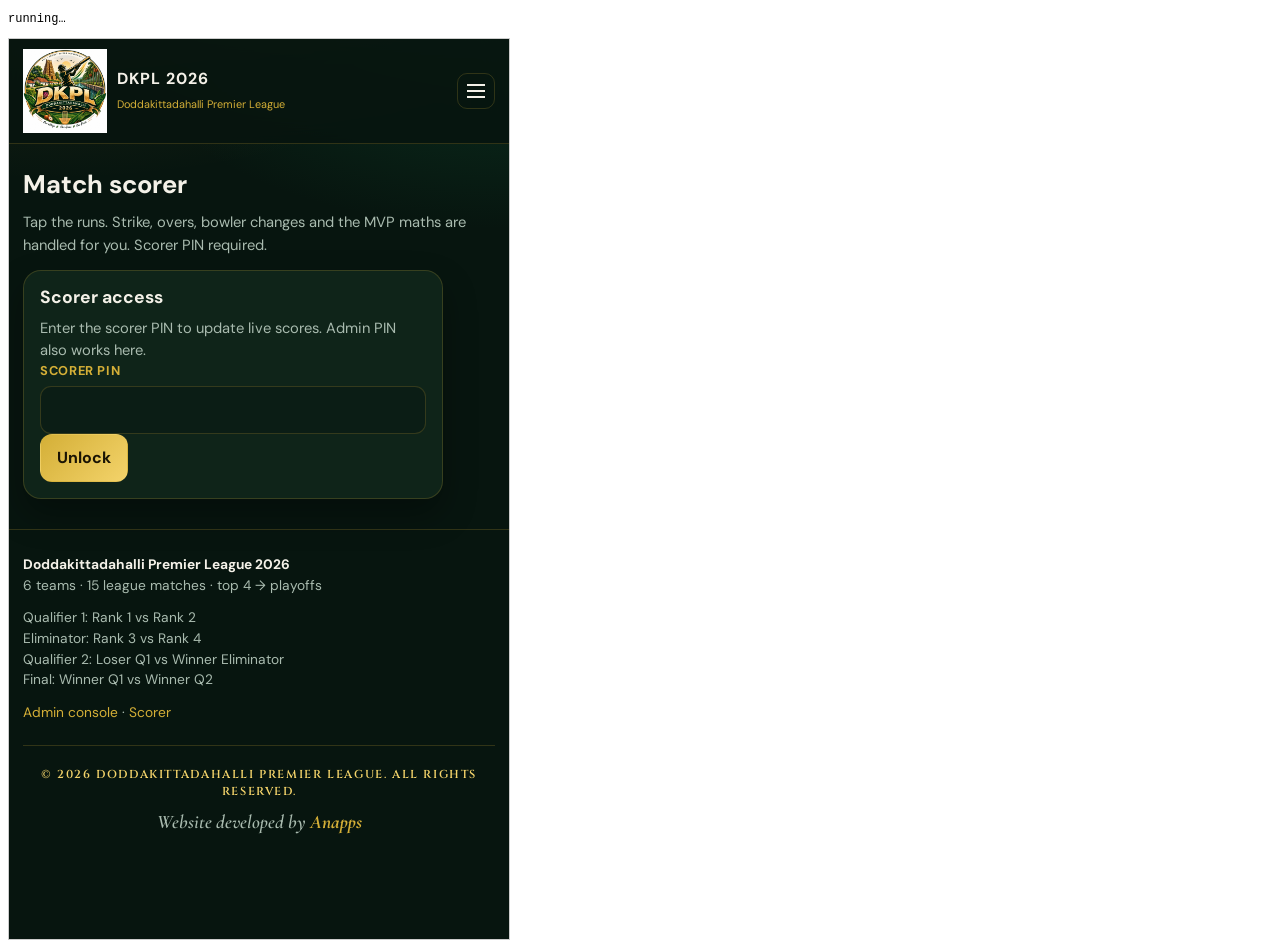
<file: tools/uitest.html>
<!DOCTYPE html>
<html lang="en">
<head><meta charset="UTF-8"><title>Scorer UI test</title>
<style>body{font:12px monospace}iframe{width:500px;height:900px;border:1px solid #ccc}</style>
</head>
<body>
<pre id="out">running…</pre>
<iframe id="frame"></iframe>
<script>
  const log = [];
  let errors = 0;
  sessionStorage.setItem("dkpl.admin", "yes");

  const matches = JSON.parse(localStorage.getItem("dkpl.matches") || "[]");
  const live = matches.filter(function (m) { return m.status === "Live"; })[0];
  const frame = document.getElementById("frame");
  frame.src = "../pages/scorer.html?match=" + encodeURIComponent(live ? live.id : "");

  const SEQUENCE = ["1", "4", "WD", "0", "6", "2", "OUT", "1", "0", "3", "NB", "4", "6", "1", "OUT", "0", "2", "1", "UNDO", "1"];
  let step = 0;
  let actions = 0;

  frame.addEventListener("load", function () {
    frame.contentWindow.addEventListener("error", function (e) {
      errors++;
      log.push("JS ERROR: " + e.message);
    });

    const timer = setInterval(function () {
      const doc = frame.contentDocument;

      const modal = doc.querySelector(".modal .option");
      if (modal) {
        const title = doc.querySelector(".modal h3").textContent;
        log.push("modal: " + title + " -> " + modal.textContent.trim().split("\n")[0]);
        modal.click();
        return;
      }

      if (step >= SEQUENCE.length) {
        clearInterval(timer);
        report();
        return;
      }

      const key = SEQUENCE[step++];
      const btn = doc.querySelector('#scoreKeys button[data-key="' + key + '"]');
      if (!btn) {
        log.push("key " + key + " unavailable (innings state changed)");
        return;
      }
      btn.click();
      actions++;
      const score = doc.querySelector(".team-score strong");
      log.push("tap " + key + " -> " + (score ? doc.querySelectorAll(".team-score strong")[1].textContent : "?"));
    }, 120);

    function report() {
      const doc = frame.contentDocument;
      const scores = doc.querySelectorAll(".team-score strong");
      const overs = doc.querySelectorAll(".team-score span");
      const situation = doc.querySelector(".situation");
      const bowler = doc.querySelector(".mini-cards .table-wrap:last-child tbody td");
      log.push("");
      log.push("final score: " + (scores[1] ? scores[1].textContent : "?") + " " + (overs[1] ? overs[1].textContent : ""));
      log.push("situation: " + (situation ? situation.textContent : "-"));
      log.push("current bowler: " + (bowler ? bowler.textContent : "-"));
      log.push("taps applied: " + actions + ", js errors: " + errors);
      log.push(errors === 0 ? "UI FLOW OK" : "UI FLOW HAD ERRORS");
      document.getElementById("out").textContent = log.join("\n");
    }
  });
</script>
</body>
</html>
</file>
<file: css/style.css>
:root {
  --bg: #07150f;
  --panel: #0f2419;
  --panel-2: #143024;
  --line: rgba(212, 175, 55, 0.2);
  --text: #f4f1e8;
  --muted: #a9bbaf;
  --green: #146c43;
  --gold: #d4af37;
  --gold-2: #f3d36a;
  --live: #ff4d4d;
  --shadow: 0 16px 34px rgba(0, 0, 0, 0.32);
  --radius: 18px;
}

* {
  box-sizing: border-box;
  margin: 0;
  padding: 0;
}

html {
  scroll-behavior: smooth;
  -webkit-text-size-adjust: 100%;
}

body {
  font-family: "DM Sans", "Segoe UI", Arial, sans-serif;
  color: var(--text);
  line-height: 1.5;
  min-height: 100vh;
  background:
    radial-gradient(900px 420px at 8% -10%, rgba(212, 175, 55, 0.13), transparent 55%),
    radial-gradient(760px 380px at 100% 0%, rgba(20, 108, 67, 0.3), transparent 50%),
    var(--bg);
}

img {
  display: block;
  max-width: 100%;
}

a {
  color: inherit;
}

h1, h2, h3, h4 {
  line-height: 1.15;
}

.wrap {
  width: min(1140px, calc(100% - 28px));
  margin: 0 auto;
}

.muted {
  color: var(--muted);
  font-size: 0.92rem;
}

.kicker {
  color: var(--gold-2);
  font-size: 0.74rem;
  font-weight: 700;
  letter-spacing: 0.16em;
  text-transform: uppercase;
}

.notice {
  margin-top: 10px;
  color: var(--muted);
  font-size: 0.84rem;
}

/* ------------------------------------------------------------- header */

.asset-banner {
  position: sticky;
  top: 0;
  z-index: 50;
  background: var(--gold);
  color: #1a1404;
  text-align: center;
}

.asset-banner button {
  border: 0;
  background: transparent;
  color: inherit;
  font: inherit;
  font-weight: 700;
  padding: 10px 14px;
  width: 100%;
  cursor: pointer;
}

.site-header {
  position: sticky;
  top: 0;
  z-index: 40;
  background: rgba(7, 21, 15, 0.9);
  backdrop-filter: blur(14px);
  border-bottom: 1px solid var(--line);
}

.header-inner {
  display: flex;
  align-items: center;
  justify-content: space-between;
  gap: 12px;
  padding: 10px 0;
  position: relative;
}

.brand {
  display: flex;
  align-items: center;
  gap: 10px;
  text-decoration: none;
}

.brand img {
  width: 84px;
}

.brand strong {
  display: block;
  font-size: 1rem;
  letter-spacing: 0.06em;
}

.brand small {
  color: var(--gold);
  font-size: 0.68rem;
}

.nav-toggle {
  display: none;
  flex-direction: column;
  gap: 4px;
  background: transparent;
  border: 1px solid var(--line);
  border-radius: 10px;
  padding: 10px 9px;
  cursor: pointer;
}

.nav-toggle span {
  width: 18px;
  height: 2px;
  background: var(--text);
  display: block;
}

.site-nav {
  display: flex;
  flex-wrap: wrap;
  gap: 4px;
}

.site-nav a {
  text-decoration: none;
  color: var(--muted);
  font-size: 0.9rem;
  font-weight: 600;
  padding: 8px 12px;
  border-radius: 999px;
}

.site-nav a:hover {
  color: var(--text);
  background: rgba(255, 255, 255, 0.06);
}

.site-nav a.active {
  color: #16240c;
  background: var(--gold);
}

/* --------------------------------------------------------------- hero */

.hero {
  padding: 28px 0 6px;
}

.hero-card {
  display: grid;
  gap: 20px;
  align-items: center;
  padding: 28px 22px;
  border: 1px solid var(--line);
  border-radius: 26px;
  box-shadow: var(--shadow);
  background:
    linear-gradient(120deg, rgba(10, 74, 47, 0.95), rgba(9, 34, 55, 0.9)),
    repeating-linear-gradient(45deg, rgba(255, 255, 255, 0.035) 0 14px, transparent 14px 28px);
}

.hero h1 {
  margin: 10px 0;
  font-size: clamp(2rem, 7vw, 3.4rem);
  letter-spacing: -0.01em;
}

.hero p {
  color: var(--muted);
  max-width: 60ch;
}

.hero-logo {
  width: min(240px, 60%);
  justify-self: center;
  filter: drop-shadow(0 12px 24px rgba(0, 0, 0, 0.45));
}

.meta-row {
  display: flex;
  flex-wrap: wrap;
  gap: 8px;
  margin: 16px 0;
}

.chip {
  background: rgba(255, 255, 255, 0.08);
  border: 1px solid var(--line);
  border-radius: 999px;
  padding: 7px 12px;
  font-size: 0.82rem;
}

/* ----------------------------------------------------------- sections */

.section {
  padding: 20px 0;
}

.section-head {
  display: flex;
  align-items: flex-end;
  justify-content: space-between;
  gap: 12px;
  margin-bottom: 12px;
}

.section-head h2 {
  font-size: 1.2rem;
}

.section-head a {
  color: var(--gold);
  font-size: 0.86rem;
  font-weight: 700;
  text-decoration: none;
  white-space: nowrap;
}

.page-title {
  padding: 26px 0 14px;
  display: flex;
  flex-wrap: wrap;
  align-items: flex-start;
  justify-content: space-between;
  gap: 12px;
}

.page-title h1 {
  font-size: clamp(1.6rem, 5vw, 2.4rem);
}

.page-title-actions {
  flex-shrink: 0;
  padding-top: 4px;
}

.grid {
  display: grid;
  gap: 14px;
}

.grid-3,
.two-col {
  grid-template-columns: 1fr;
}

.two-col {
  display: grid;
  gap: 20px;
}

/* -------------------------------------------------------------- cards */

.card {
  background: var(--panel);
  border: 1px solid var(--line);
  border-radius: var(--radius);
  padding: 16px;
  box-shadow: var(--shadow);
}

.card + .card {
  margin-top: 14px;
}

.card h2 {
  font-size: 1.1rem;
  margin-bottom: 10px;
}

.live-card {
  border-color: rgba(255, 77, 77, 0.4);
}

.badge {
  display: inline-flex;
  align-items: center;
  gap: 6px;
  border-radius: 999px;
  padding: 4px 10px;
  font-size: 0.7rem;
  font-weight: 800;
  letter-spacing: 0.08em;
  text-transform: uppercase;
}

.badge.live {
  background: rgba(255, 77, 77, 0.16);
  color: #ff9494;
}

.badge.live::before {
  content: "";
  width: 7px;
  height: 7px;
  border-radius: 50%;
  background: var(--live);
  box-shadow: 0 0 0 4px rgba(255, 77, 77, 0.16);
}

.badge.up {
  background: rgba(212, 175, 55, 0.14);
  color: var(--gold-2);
}

.badge.done {
  background: rgba(20, 108, 67, 0.26);
  color: #93e3ba;
}

.match-meta {
  margin: 8px 0 4px;
  color: var(--muted);
  font-size: 0.84rem;
}

.team-line {
  display: flex;
  align-items: center;
  justify-content: space-between;
  gap: 12px;
  padding: 8px 0;
  border-bottom: 1px dashed rgba(255, 255, 255, 0.07);
}

.team-line:last-of-type {
  border-bottom: 0;
}

.team-id {
  display: flex;
  align-items: center;
  gap: 10px;
  font-weight: 700;
}

.team-score {
  text-align: right;
}

.team-score strong {
  font-size: 1.35rem;
}

.team-score span {
  display: block;
  color: var(--muted);
  font-size: 0.78rem;
}

.situation {
  margin-top: 10px;
  padding: 10px 12px;
  border-radius: 12px;
  background: rgba(212, 175, 55, 0.11);
  color: var(--gold-2);
  font-weight: 700;
  font-size: 0.95rem;
}

.score {
  font-size: 1.5rem;
  font-weight: 800;
  color: var(--gold-2);
}

/* ------------------------------------------------------------- tables */

.table-wrap {
  overflow-x: auto;
}

table {
  width: 100%;
  border-collapse: collapse;
}

th,
td {
  text-align: left;
  padding: 10px 8px;
  border-bottom: 1px solid rgba(255, 255, 255, 0.07);
  font-size: 0.9rem;
  white-space: nowrap;
}

th {
  color: var(--gold);
  font-size: 0.72rem;
  letter-spacing: 0.06em;
  text-transform: uppercase;
}

tr.qualified td {
  background: rgba(20, 108, 67, 0.16);
}

.team-cell {
  display: flex;
  align-items: center;
  gap: 8px;
}

.form-pills {
  display: inline-flex;
  align-items: center;
  gap: 3px;
}

.form-pill {
  width: 18px;
  height: 18px;
  border-radius: 50%;
  display: inline-flex;
  align-items: center;
  justify-content: center;
  font-size: 0.62rem;
  font-weight: 800;
  line-height: 1;
  color: #fff;
}

.form-pill.win {
  background: #15803d;
}

.form-pill.loss {
  background: #b91c1c;
}

.form-pill.tie {
  background: #6b7280;
}

.next-cell {
  color: var(--muted);
  font-size: 0.8rem;
  max-width: 200px;
  white-space: normal;
}

.mini-cards {
  display: grid;
  gap: 10px;
  margin-top: 12px;
  min-width: 0;
}

.mini-cards .table-wrap {
  min-width: 0;
}

table.mini th,
table.mini td {
  padding: 6px 6px;
  font-size: 0.85rem;
}

.strike {
  color: var(--gold-2);
}

.how {
  display: block;
  color: var(--muted);
  font-size: 0.74rem;
  white-space: normal;
}

.innings-head {
  display: flex;
  align-items: center;
  justify-content: space-between;
  margin-bottom: 8px;
}

.extras-line {
  margin: 8px 0;
}

/* ----------------------------------------------------------- timeline */

.timeline {
  display: flex;
  align-items: center;
  flex-wrap: wrap;
  gap: 6px;
  margin-top: 12px;
}

.timeline-label {
  color: var(--muted);
  font-size: 0.78rem;
  margin-right: 4px;
}

.over-line {
  margin-top: 6px;
}

.share-row {
  display: flex;
  flex-wrap: wrap;
  gap: 8px;
  margin-top: 10px;
}

.share-row .btn {
  padding: 8px 12px;
  font-size: 0.82rem;
}

.ball {
  min-width: 30px;
  height: 30px;
  padding: 0 6px;
  border-radius: 50px;
  display: inline-grid;
  place-items: center;
  background: rgba(255, 255, 255, 0.08);
  font-size: 0.8rem;
  font-weight: 700;
}

.ball.four {
  background: rgba(59, 130, 246, 0.3);
}

.ball.six {
  background: rgba(212, 175, 55, 0.32);
  color: var(--gold-2);
}

.ball.out {
  background: rgba(255, 77, 77, 0.32);
}

.ball.extra {
  background: rgba(255, 255, 255, 0.16);
}

/* ------------------------------------------------------------ avatars */

.avatar {
  width: 40px;
  height: 40px;
  flex: 0 0 auto;
  border-radius: 50%;
  display: grid;
  place-items: center;
  overflow: hidden;
  background: var(--panel-2);
  color: var(--gold-2);
  font-weight: 800;
  font-size: 0.85rem;
  border: 1px solid var(--line);
}

.avatar img {
  width: 100%;
  height: 100%;
  object-fit: cover;
}

.avatar-lg {
  width: 68px;
  height: 68px;
  font-size: 1.2rem;
}

.person {
  display: flex;
  align-items: center;
  gap: 10px;
}

.person small {
  display: block;
  color: var(--muted);
  font-size: 0.78rem;
}

/* -------------------------------------------------------------- stats */

.stat-grid {
  display: grid;
  grid-template-columns: repeat(2, 1fr);
  gap: 12px;
}

.stat-card {
  text-align: center;
}

.stat-card strong {
  display: block;
  font-size: 1.8rem;
  color: var(--gold-2);
}

.stat-card span {
  color: var(--muted);
  font-size: 0.82rem;
}

.mvp-card {
  display: flex;
  gap: 14px;
  align-items: center;
}

.leader-list {
  list-style: none;
  margin-top: 10px;
  display: grid;
  gap: 8px;
}

.leader-list li {
  display: flex;
  align-items: center;
  gap: 10px;
}

.leader-list span {
  flex: 1;
  min-width: 0;
}

.leader-list .avatar {
  flex: 0 0 40px;
}

.leader-list strong {
  display: block;
  font-size: 0.95rem;
}

.leader-list small {
  color: var(--muted);
  font-size: 0.76rem;
}

.leader-list b {
  color: var(--gold-2);
  font-size: 1.05rem;
}

.mvp-rules {
  display: grid;
  gap: 12px;
}

.mvp-rules h4 {
  color: var(--gold);
  font-size: 0.86rem;
  text-transform: uppercase;
  letter-spacing: 0.06em;
}

.mvp-rules p {
  color: var(--muted);
  font-size: 0.9rem;
}

/* ---------------------------------------------------------- playoffs UI */

.playoff-card h3 {
  margin: 8px 0 10px;
}

.rule-list {
  margin: 14px 0;
  padding-left: 20px;
  color: var(--muted);
  font-size: 0.92rem;
}

.rule-list li {
  margin-bottom: 8px;
}

.rule-list-numbered {
  list-style: none;
  padding-left: 0;
  counter-reset: dkpl-rule;
}

.rule-list-numbered li {
  display: flex;
  gap: 8px;
  align-items: flex-start;
  margin-bottom: 12px;
}

.rule-num {
  flex-shrink: 0;
  font-weight: 700;
  color: var(--gold-2);
  min-width: 1.4em;
}

.rules-card h3 {
  margin: 0 0 10px;
}

.rules-card h4 {
  margin: 20px 0 10px;
  font-size: 1rem;
  color: var(--gold-2);
}

.rules-tabs {
  margin-bottom: 16px;
}

.rules-panel[lang="kn"] .rule-list {
  font-size: 0.94rem;
  line-height: 1.65;
}

.rules-panel[hidden] {
  display: none !important;
}

.section-home-tabs {
  padding-top: 8px;
  padding-bottom: 0;
}

.home-tabs {
  margin-bottom: 4px;
}

.home-tab-panel[hidden] {
  display: none !important;
}

.admin-playoff-note {
  margin: 12px 0;
}

.playoff-bracket-wrap {
  margin-top: 18px;
}

.playoff-flow--desktop {
  display: none;
}

.playoff-bracket-mobile {
  display: block;
}

.playoff-col {
  display: grid;
  gap: 10px;
}

.playoff-node {
  background: rgba(255, 255, 255, 0.05);
  border: 1px solid var(--line);
  border-radius: 14px;
  padding: 12px 14px;
}

.playoff-node strong {
  display: block;
  margin: 6px 0 4px;
}

.playoff-node small {
  color: var(--muted);
  font-size: 0.78rem;
}

.playoff-node.highlight {
  border-color: rgba(20, 108, 67, 0.45);
}

.playoff-node.final {
  border-color: rgba(212, 175, 55, 0.5);
  background: rgba(212, 175, 55, 0.08);
}

/* ----- mobile bracket (parallel Q1/Elim paths, not a false linear chain) */

.playoff-round + .playoff-round {
  margin-top: 18px;
  padding-top: 18px;
  border-top: 1px dashed rgba(212, 175, 55, 0.22);
}

.playoff-round-label {
  font-size: 0.78rem;
  font-weight: 700;
  letter-spacing: 0.12em;
  text-transform: uppercase;
  color: var(--gold-2);
  margin-bottom: 10px;
}

.playoff-round-label span {
  font-weight: 500;
  letter-spacing: 0.04em;
  text-transform: none;
  color: var(--muted);
}

.playoff-round-hint {
  margin-top: 10px;
  font-size: 0.8rem;
  color: var(--muted);
  line-height: 1.4;
}

.playoff-pair {
  display: grid;
  grid-template-columns: 1fr 1fr;
  gap: 10px;
  align-items: stretch;
}

.playoff-path {
  margin-top: 14px;
  padding: 12px 0 0 12px;
  border-left: 2px solid rgba(212, 175, 55, 0.35);
}

.playoff-path + .playoff-path {
  margin-top: 16px;
}

.playoff-connector {
  display: flex;
  flex-direction: column;
  align-items: center;
  gap: 4px;
  margin: 8px 0 10px;
  text-align: center;
}

.playoff-connector-label {
  font-size: 0.76rem;
  font-weight: 600;
  color: var(--gold);
  line-height: 1.35;
  max-width: 280px;
}

.playoff-connector-arrow {
  color: var(--gold);
  font-size: 1.15rem;
  line-height: 1;
  opacity: 0.9;
}

.playoff-round--final .playoff-connector {
  margin-top: 0;
}

.playoff-card .playoff-node strong {
  font-size: clamp(0.92rem, 3.8vw, 1.05rem);
  line-height: 1.35;
  overflow-wrap: anywhere;
}

@media (max-width: 420px) {
  .playoff-pair {
    grid-template-columns: 1fr;
  }

  .playoff-card {
    padding: 14px 12px;
  }

  .playoff-card .rule-list {
    font-size: 0.88rem;
  }
}

/* ----- desktop bracket (shown from 900px — rules below) */

.playoff-arrows {
  display: flex;
  flex-direction: column;
  justify-content: space-around;
  align-self: stretch;
  min-height: 100%;
  color: var(--gold);
  font-size: 1.35rem;
  padding: 0 4px;
}

.playoff-arrows span {
  display: block;
  text-align: center;
  line-height: 1;
}

.playoff-arrows--single {
  justify-content: center;
}

textarea {
  font: inherit;
  color: var(--text);
  background: #0b1d15;
  border: 1px solid var(--line);
  border-radius: 11px;
  padding: 11px 12px;
  width: 100%;
  min-height: 80px;
  resize: vertical;
}

@media (min-width: 900px) {
  .playoff-bracket-mobile {
    display: none;
  }

  .playoff-flow--desktop {
    display: grid;
    grid-template-columns: 1fr auto 1fr auto 1fr;
    gap: 12px;
    align-items: center;
  }

  .playoff-col--final {
    align-self: center;
  }
}

/* -------------------------------------------------------- teams pages */

.team-grid,
.player-grid {
  display: grid;
  grid-template-columns: 1fr;
  gap: 14px;
}

.team-card {
  border-top: 3px solid var(--team, var(--gold));
}

.team-card-head {
  display: flex;
  align-items: center;
  gap: 12px;
  margin-bottom: 10px;
}

.squad-list {
  list-style: none;
  margin-top: 10px;
  display: grid;
  gap: 8px;
}

.squad-list li {
  display: flex;
  align-items: center;
  gap: 10px;
  font-size: 0.9rem;
}

.squad-list small {
  display: block;
  color: var(--muted);
  font-size: 0.74rem;
}

.player-card {
  text-align: center;
  display: grid;
  justify-items: center;
  gap: 6px;
}

.player-stats {
  display: flex;
  gap: 14px;
  margin-top: 8px;
}

.player-stats span {
  display: grid;
  font-size: 0.72rem;
  color: var(--muted);
}

.player-stats strong {
  font-size: 1.15rem;
  color: var(--gold-2);
}

.filter-bar {
  display: flex;
  align-items: center;
  gap: 10px;
  margin-bottom: 14px;
}

.filter-bar label {
  color: var(--muted);
  font-size: 0.85rem;
}

/* --------------------------------------------------------------- menu */

.menu {
  display: grid;
  gap: 12px;
}

.menu-card {
  display: block;
  text-decoration: none;
  background: var(--panel);
  border: 1px solid var(--line);
  border-radius: var(--radius);
  padding: 16px;
  font-weight: 800;
  box-shadow: var(--shadow);
  transition: border-color 0.15s ease, transform 0.15s ease;
}

.menu-card span {
  display: block;
  margin-top: 4px;
  color: var(--muted);
  font-weight: 500;
  font-size: 0.85rem;
}

.menu-card:hover {
  border-color: var(--gold);
  transform: translateY(-2px);
}

.admin-card {
  background: linear-gradient(135deg, #d4af37, #f3d36a);
  color: #1a1404;
}

.admin-card span {
  color: #4a3b12;
}

/* ------------------------------------------------------- forms/buttons */

.btn {
  display: inline-flex;
  align-items: center;
  justify-content: center;
  gap: 8px;
  border: 1px solid var(--line);
  border-radius: 12px;
  padding: 11px 16px;
  font: inherit;
  font-weight: 700;
  text-decoration: none;
  cursor: pointer;
  background: rgba(255, 255, 255, 0.05);
  color: var(--text);
}

.btn-primary {
  background: linear-gradient(135deg, var(--gold), var(--gold-2));
  color: #1a1404;
  border-color: transparent;
}

.btn-ghost {
  background: transparent;
}

.btn-danger {
  background: rgba(255, 77, 77, 0.14);
  border-color: rgba(255, 77, 77, 0.35);
  color: #ffb3b3;
}

.row-actions {
  display: flex;
  flex-wrap: wrap;
  gap: 10px;
  margin-top: 14px;
}

.field-grid {
  display: grid;
  gap: 12px;
}

.field {
  display: grid;
  gap: 6px;
}

.field label,
.filter-bar label {
  font-size: 0.8rem;
  font-weight: 700;
  color: var(--gold);
  text-transform: uppercase;
  letter-spacing: 0.05em;
}

input,
select {
  font: inherit;
  color: var(--text);
  background: #0b1d15;
  border: 1px solid var(--line);
  border-radius: 11px;
  padding: 11px 12px;
  width: 100%;
}

input[type="color"] {
  padding: 4px;
  height: 44px;
}

select {
  appearance: none;
  background-image: linear-gradient(45deg, transparent 50%, var(--gold) 50%),
    linear-gradient(135deg, var(--gold) 50%, transparent 50%);
  background-position: calc(100% - 18px) 19px, calc(100% - 13px) 19px;
  background-size: 5px 5px, 5px 5px;
  background-repeat: no-repeat;
}

.radio-row {
  display: flex;
  gap: 8px;
  flex-wrap: wrap;
}

.radio {
  position: relative;
}

.radio input {
  position: absolute;
  opacity: 0;
  width: 0;
  height: 0;
}

.radio span {
  display: inline-grid;
  place-items: center;
  min-width: 56px;
  padding: 10px 14px;
  border: 1px solid var(--line);
  border-radius: 11px;
  font-weight: 700;
  cursor: pointer;
}

.radio input:checked + span {
  background: var(--gold);
  color: #1a1404;
  border-color: transparent;
}

.lock-card {
  max-width: 420px;
}

/* --------------------------------------------------------- admin lists */

.tabs {
  display: flex;
  flex-wrap: wrap;
  gap: 8px;
  margin-bottom: 16px;
}

.tab {
  font: inherit;
  font-weight: 700;
  cursor: pointer;
  border: 1px solid var(--line);
  background: transparent;
  color: var(--muted);
  border-radius: 999px;
  padding: 9px 16px;
}

.tab.active {
  background: var(--gold);
  color: #1a1404;
  border-color: transparent;
}

.tab-danger {
  margin-left: auto;
  color: #ffb3b3;
}

.list {
  display: grid;
  gap: 8px;
}

.list-row {
  display: flex;
  align-items: center;
  justify-content: space-between;
  gap: 10px;
  width: 100%;
  text-align: left;
  font: inherit;
  color: inherit;
  background: rgba(255, 255, 255, 0.04);
  border: 1px solid var(--line);
  border-radius: 12px;
  padding: 10px 12px;
  cursor: pointer;
}

.list-row small {
  display: block;
  color: var(--muted);
  font-size: 0.78rem;
}

.row-buttons {
  display: flex;
  align-items: center;
  gap: 6px;
  flex-shrink: 0;
}

.row-buttons .btn {
  padding: 7px 11px;
  font-size: 0.82rem;
}

/* ------------------------------------------------------------- scorer */

.keypad-card {
  margin-top: 14px;
}

.score-keys {
  display: grid;
  grid-template-columns: repeat(4, 1fr);
  gap: 8px;
}

.key {
  border: 1px solid transparent;
  border-radius: 14px;
  padding: 18px 6px;
  font: inherit;
  font-size: 1.15rem;
  font-weight: 800;
  cursor: pointer;
  background: #16382a;
  color: var(--text);
}

.key:active {
  transform: scale(0.97);
}

.key.extra {
  background: #2e2812;
  color: var(--gold-2);
}

.key.extra.active {
  background: var(--gold);
  color: #1a1404;
}

.key.out {
  background: #4d1717;
}

.key.undo {
  background: #1e3146;
}

.break-panel,
.result-card {
  margin-top: 14px;
}

.break-panel h2,
.result-card h2 {
  margin-bottom: 8px;
}

.scorer-links {
  margin-top: 14px;
}

/* -------------------------------------------------------------- modal */

.modal {
  position: fixed;
  inset: 0;
  z-index: 80;
  display: grid;
  place-items: end center;
  background: rgba(3, 10, 7, 0.72);
  padding: 16px;
}

.modal-card {
  width: min(520px, 100%);
  max-height: 84vh;
  overflow-y: auto;
  background: var(--panel);
  border: 1px solid var(--line);
  border-radius: 20px;
  padding: 18px;
  box-shadow: var(--shadow);
}

.modal-card h3 {
  margin-bottom: 4px;
}

.modal-options {
  display: grid;
  gap: 8px;
  margin: 14px 0;
}

.option {
  text-align: left;
  font: inherit;
  color: inherit;
  cursor: pointer;
  background: rgba(255, 255, 255, 0.05);
  border: 1px solid var(--line);
  border-radius: 12px;
  padding: 12px 14px;
}

.option strong {
  display: block;
  font-size: 1rem;
}

.option span {
  color: var(--muted);
  font-size: 0.8rem;
}

.option:hover {
  border-color: var(--gold);
}

.modal-cancel {
  width: 100%;
}

/* -------------------------------------------------------------- toast */

.toast {
  position: fixed;
  left: 50%;
  bottom: 24px;
  transform: translateX(-50%);
  z-index: 90;
  background: var(--gold);
  color: #1a1404;
  font-weight: 700;
  padding: 11px 18px;
  border-radius: 999px;
  box-shadow: var(--shadow);
  transition: opacity 0.3s ease;
}

.toast.out {
  opacity: 0;
}

.empty-state {
  text-align: center;
  color: var(--muted);
}

.empty-state .btn {
  margin-top: 12px;
}

/* ------------------------------------------------------------- footer */

.site-footer {
  margin-top: 30px;
  padding: 24px 0 40px;
  border-top: 1px solid var(--line);
  color: var(--muted);
  font-size: 0.86rem;
}

.footer-inner {
  display: grid;
  gap: 12px;
}

.footer-inner strong {
  color: var(--text);
}

.footer-inner a {
  color: var(--gold);
  text-decoration: none;
}

.footer-credits {
  margin-top: 22px;
  padding-top: 20px;
  border-top: 1px solid var(--line);
  text-align: center;
}

.footer-copy {
  font-family: "Cinzel", "Times New Roman", serif;
  font-size: 0.72rem;
  font-weight: 600;
  letter-spacing: 0.14em;
  text-transform: uppercase;
  color: var(--gold-2);
}

.footer-dev {
  margin-top: 8px;
  font-family: "Cormorant Garamond", Georgia, serif;
  font-size: 1.2rem;
  font-style: italic;
  font-weight: 600;
  color: var(--muted);
}

.footer-dev span {
  color: var(--gold);
  font-style: italic;
  font-weight: 700;
}

/* --------------------------------------------------------- responsive */

@media (min-width: 700px) {
  .grid-3 {
    grid-template-columns: repeat(3, 1fr);
  }

  .menu,
  .team-grid,
  .player-grid {
    grid-template-columns: repeat(3, 1fr);
  }

  .stat-grid {
    grid-template-columns: repeat(4, 1fr);
  }

  .field-grid {
    grid-template-columns: repeat(2, 1fr);
  }

  .field-wide {
    grid-column: 1 / -1;
  }

  .mini-cards {
    grid-template-columns: 1fr 1fr;
  }

  .mvp-rules {
    grid-template-columns: repeat(3, 1fr);
  }

  .footer-inner {
    grid-template-columns: repeat(3, 1fr);
  }

  .hero-card {
    grid-template-columns: 1.4fr 1fr;
    padding: 40px 34px;
  }

  .score-keys {
    grid-template-columns: repeat(6, 1fr);
  }
}

@media (min-width: 960px) {
  .two-col {
    grid-template-columns: 1.5fr 1fr;
  }
}

@media (max-width: 900px) {
  .nav-toggle {
    display: flex;
  }

  .site-nav {
    display: none;
    position: absolute;
    right: 0;
    top: 62px;
    width: min(240px, 80vw);
    flex-direction: column;
    background: var(--panel);
    border: 1px solid var(--line);
    border-radius: 14px;
    padding: 8px;
    box-shadow: var(--shadow);
  }

  .site-nav.open {
    display: flex;
  }
}
</file>
